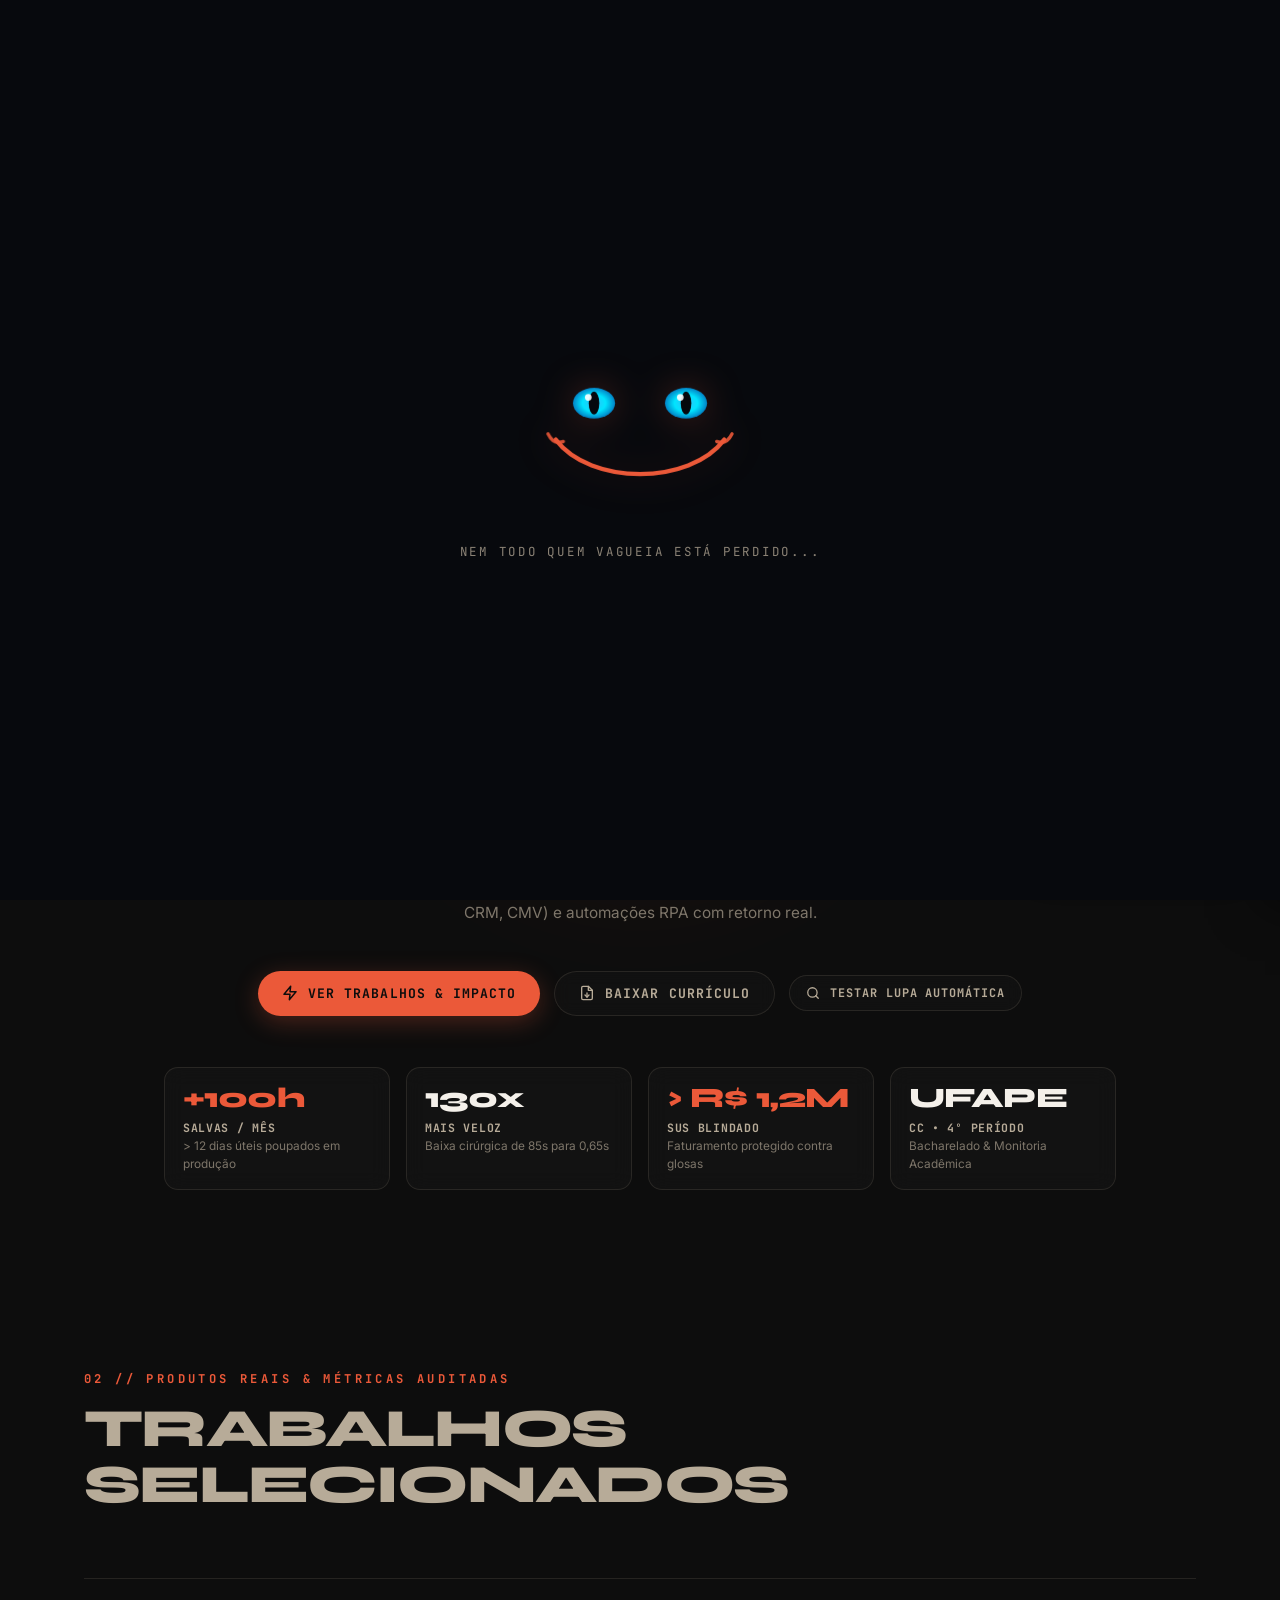
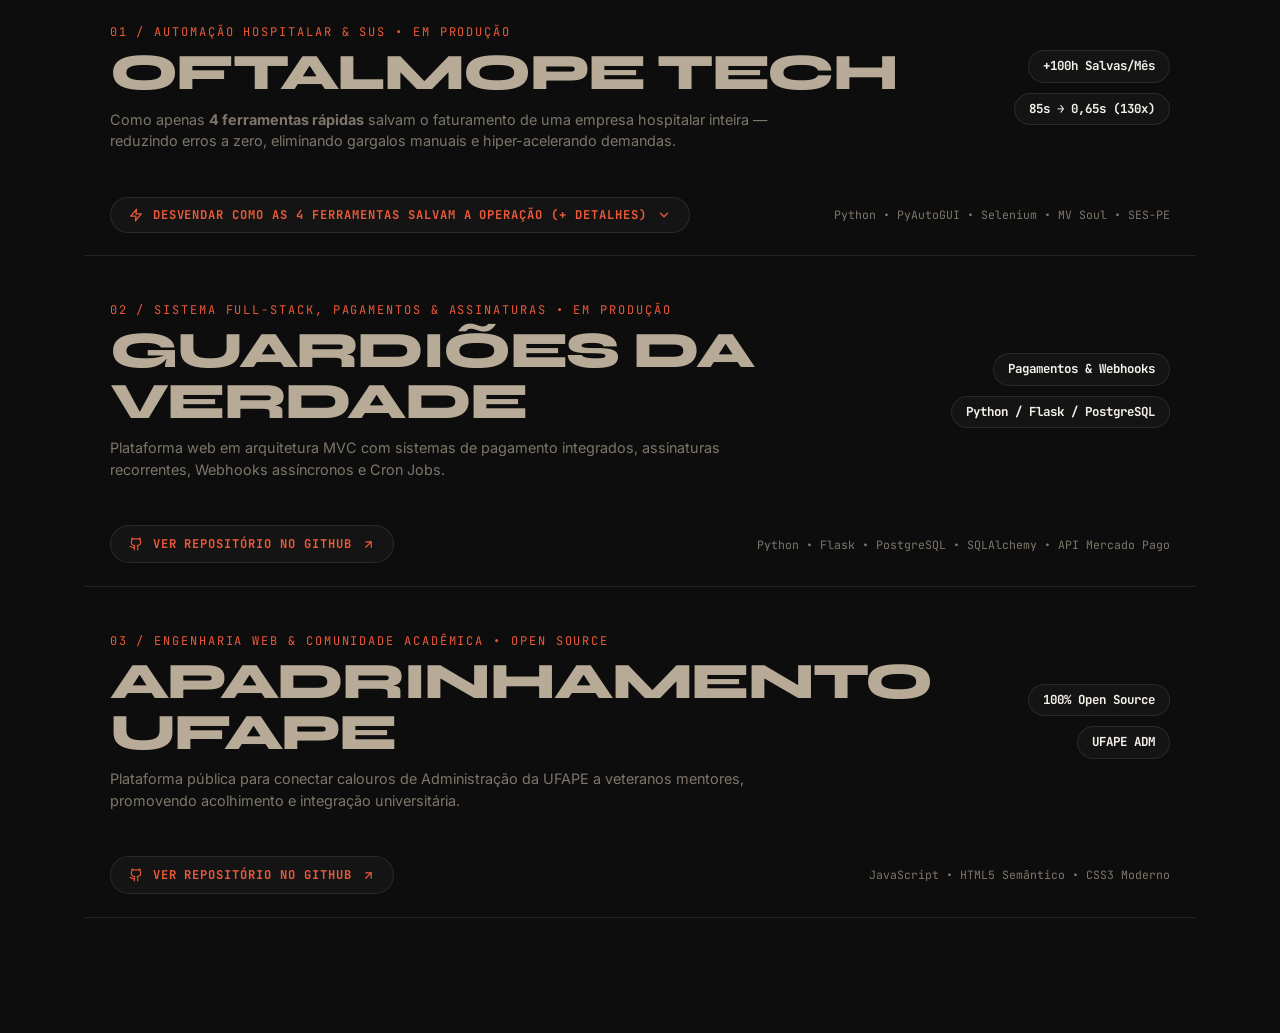
<file: index.html>
<!DOCTYPE html>
<html lang="pt-BR" data-theme="dark" data-palette="PAL-01">
<head>
  <meta charset="UTF-8">
  <meta name="viewport" content="width=device-width, initial-scale=1.0">
  <title>Kauã Vinicius • Desenvolvedor de Software • Sistemas Corporativos • Engenharia RPA</title>

  <!-- Fontes: Syne (Monumental Display), Inter (UI/Editorial), JetBrains Mono (Tech/HUD) -->
  <link rel="preconnect" href="https://fonts.googleapis.com">
  <link rel="preconnect" href="https://fonts.gstatic.com" crossorigin>
  <link href="https://fonts.googleapis.com/css2?family=Inter:wght@300;400;500;600;700;800;900&family=JetBrains+Mono:wght@400;600;700;800&family=Syne:wght@700;800&display=swap" rel="stylesheet">

  <!-- Arquitetura CSS Modular -->
  <link rel="stylesheet" href="css/variables.css">
  <link rel="stylesheet" href="css/base.css">
  <link rel="stylesheet" href="css/components.css">
  <link rel="stylesheet" href="css/lab-theme-panel.css">
  <link rel="stylesheet" href="css/sections/hero.css">
  <link rel="stylesheet" href="css/sections/cases.css">
</head>
<body data-cases-layout="CASE-01">

  <!-- ====================================================================
       1. PRELOADER DO GATO RISONHO (CHESHIRE AMIGÁVEL + LEVITAÇÃO SUAVE)
       ==================================================================== -->
  <div class="cheshire-preloader" id="cheshirePreloader" title="Clique para avançar">
    <div class="cheshire-loader-stage">
      <svg class="cheshire-loader-svg" viewBox="0 0 240 150" xmlns="http://www.w3.org/2000/svg">
        <defs>
          <radialGradient id="eyeTurquoise" cx="50%" cy="50%" r="50%">
            <stop offset="0%" stop-color="#38bdf8" />
            <stop offset="55%" stop-color="#00e5ff" />
            <stop offset="100%" stop-color="#0284c7" />
          </radialGradient>
        </defs>

        <!-- Olho Esquerdo Amigável -->
        <g class="cheshire-eye left" style="transform-origin: 72px 48px;">
          <ellipse cx="72" cy="48" rx="22" ry="16" fill="url(#eyeTurquoise)" />
          <ellipse cx="72" cy="48" rx="5.5" ry="12" fill="#05080d" />
          <circle cx="66" cy="42" r="3.5" fill="#ffffff" opacity="0.9" />
        </g>

        <!-- Olho Direito Amigável -->
        <g class="cheshire-eye right" style="transform-origin: 168px 48px;">
          <ellipse cx="168" cy="48" rx="22" ry="16" fill="url(#eyeTurquoise)" />
          <ellipse cx="168" cy="48" rx="5.5" ry="12" fill="#05080d" />
          <circle cx="162" cy="42" r="3.5" fill="#ffffff" opacity="0.9" />
        </g>

        <!-- Sorriso Largo, Suave e Carismático que se Abre Devagar -->
        <path class="cheshire-smile-path" d="M 32 86 C 68 134, 172 134, 208 86" />
        <path class="cheshire-smile-dimple" d="M 24 80 Q 30 92 40 88" />
        <path class="cheshire-smile-dimple" d="M 216 80 Q 210 92 200 88" />
      </svg>
    </div>
    <div class="preloader-caption">Nem todo quem vagueia está perdido...</div>
  </div>

  <!-- ====================================================================
       2. BOLINHA PERSEGUIDORA DO MOUSE (FÍSICA LERP 60FPS)
       ==================================================================== -->
  <div class="cursor-follower-ball" id="cursorBall"></div>

  <!-- ====================================================================
       3. MOLDURA HUD FIXA NOS 4 CANTOS (INSPIRADA EM MINHPHAM.DESIGN)
       ==================================================================== -->
  <div class="hud-frame">
    <div class="hud-row-top">
      <!-- Canto Superior Esquerdo: Emblema do Gato Minimalista -->
      <div class="hud-brand" id="cheshireBrandBtn" title="Clique para ver o sorriso do Cheshire">
        <div class="cat-emblem-circle">
          <svg class="cat-emblem-svg" viewBox="0 0 36 36" fill="currentColor">
            <path d="M9 28 L11 11 L15.5 16.5 L20.5 16.5 L25 11 L27 28 Z" />
            <circle cx="15" cy="21" r="1.4" fill="var(--bg-color)" />
            <circle cx="21" cy="21" r="1.4" fill="var(--bg-color)" />
            <path d="M13.5 24.2 Q18 27 22.5 24.2" fill="none" stroke="var(--bg-color)" stroke-width="1.5" stroke-linecap="round" />
          </svg>
        </div>
        <span class="hud-brand-label">Kauã Vinicius • Cheshire</span>
      </div>

      <!-- Canto Superior Direito: Menu Vertical Minimalista -->
      <nav class="hud-nav" aria-label="Navegação Principal">
        <a href="#hero" class="hud-nav-link active">Início</a>
        <a href="#cases" class="hud-nav-link">Trabalhos</a>
        <a href="#curriculo" class="hud-nav-link" data-action="open-resume">Currículo</a>
        <a href="#lab" class="hud-nav-link" id="hudOpenLab">Design Lab</a>
      </nav>
    </div>

    <div class="hud-row-bottom">
      <!-- Canto Inferior Esquerdo: Ícones Sociais Empilhados (Zero Emojis) -->
      <div class="hud-socials">
        <a href="https://github.com/KauaVDSB" target="_blank" rel="noopener noreferrer" class="hud-social-btn" title="GitHub">
          <svg viewBox="0 0 24 24" fill="none" stroke="currentColor" stroke-width="2" stroke-linecap="round" stroke-linejoin="round"><path d="M15 22v-4a4.8 4.8 0 0 0-1-3.5c3 0 6-2 6-5.5.08-1.25-.27-2.48-1-3.5.28-1.15.28-2.35 0-3.5 0 0-1 0-3 1.5-2.64-.5-5.36-.5-8 0C6 2 5 2 5 2c-.3 1.15-.3 2.35 0 3.5A5.403 5.403 0 0 0 4 9c0 3.5 3 5.5 6 5.5-.39.49-.68 1.05-.85 1.65-.17.6-.22 1.23-.15 1.85v4"/><path d="M9 18c-4.51 2-5-2-7-2"/></svg>
        </a>
        <a href="https://www.linkedin.com/in/kaua-vinicius-dos-santos-barbosa" target="_blank" rel="noopener noreferrer" class="hud-social-btn" title="LinkedIn">
          <svg viewBox="0 0 24 24" fill="none" stroke="currentColor" stroke-width="2" stroke-linecap="round" stroke-linejoin="round"><path d="M16 8a6 6 0 0 1 6 6v7h-4v-7a2 2 0 0 0-2-2 2 2 0 0 0-2 2v7h-4v-7a6 6 0 0 1 6-6z"/><rect width="4" height="12" x="2" y="9"/><circle cx="4" cy="4" r="2"/></svg>
        </a>
        <a href="mailto:kauavdsb.jobs@gmail.com" class="hud-social-btn" title="E-mail">
          <svg viewBox="0 0 24 24" fill="none" stroke="currentColor" stroke-width="2" stroke-linecap="round" stroke-linejoin="round"><rect width="20" height="16" x="2" y="4" rx="2"/><path d="m22 7-8.97 5.7a1.94 1.94 0 0 1-2.06 0L2 7"/></svg>
        </a>
        <button class="hud-social-btn" data-action="open-resume" title="Baixar Currículo PDF">
          <svg viewBox="0 0 24 24" fill="none" stroke="currentColor" stroke-width="2" stroke-linecap="round" stroke-linejoin="round"><path d="M14 2H6a2 2 0 0 0-2 2v16a2 2 0 0 0 2 2h12a2 2 0 0 0 2-2V8z"/><polyline points="14 2 14 8 20 8"/><line x1="16" y1="13" x2="8" y2="13"/><line x1="16" y1="17" x2="8" y2="17"/></svg>
        </button>
      </div>

      <div></div>
    </div>
  </div>

  <!-- ====================================================================
       CONTEÚDO PRINCIPAL
       ==================================================================== -->
  <main>

    <!-- ==================================================================
         SEÇÃO 1: HERO MONUMENTAL (ESTILO MINH PHAM + LUPA REVELADORA)
         ================================================================== -->
    <section class="hero-section" id="hero">
      <div class="hero-ambient-glow"></div>

      <div class="container hero-stage-wrapper">

        <div style="margin-bottom: 1rem;">
          <span class="lupa-hint-pill">
            <span class="lupa-hint-dot"></span>
            Passe o mouse (ou toque) nas letras para revelar os segredos com a Lupa
          </span>
        </div>

        <!-- PALCO DE LUPA 1: TÍTULO MONUMENTAL CENTRAL -->
        <div class="mask-reveal-container hero-mask-box">
          <div class="public-layer">
            <span class="hero-eyebrow">K A U Ã &nbsp; V I N I C I U S</span>
            <h1 class="hero-monumental-title" id="heroPublicTitle">
              <span>CRIANDO</span>
              <span><span class="line-accent">SISTEMAS</span></span>
              <span><span class="line-accent">REAIS</span></span>
              <span>COM IMPACTO</span>
              <span>REAL</span>
            </h1>
          </div>

          <div class="secret-mask-layer" aria-hidden="true">
            <span class="hero-eyebrow">A L T E R &nbsp; E G O &nbsp; C H E S H I R E</span>
            <div class="hero-monumental-title" id="heroSecretTitle">
              <span>ACHANDO</span>
              <span>ATALHOS</span>
              <span>ONDE SÓ</span>
              <span>VIAM O</span>
              <span>CAOS</span>
            </div>
          </div>
        </div>

        <!-- PALCO DE LUPA 2: BIO CONCISA -->
        <div class="mask-reveal-container hero-bio-mask-box">
          <div class="public-layer">
            <p class="hero-bio-text">
              Estudante de <strong>Ciência da Computação (4º período) na UFAPE</strong>, Monitor Acadêmico e Técnico em Desenvolvimento de Sistemas. Desenvolvo sistemas corporativos (ERP, CRM, CMV) e automações RPA com retorno real.
            </p>
          </div>
          <div class="secret-mask-layer" aria-hidden="true" style="padding: 1rem 1.5rem;">
            <p class="hero-bio-text" style="font-weight: 700;">
              Dos primeiros bots no Discord às esteiras hospitalares no SUS: descubro padrões do zero, transformo tropeços em impulso e resolvo o impossível com um sorriso no rosto.
            </p>
          </div>
        </div>

        <!-- CTAs Principais com Ícones SVG Profissionais -->
        <div class="hero-actions-bar">
          <a href="#cases" class="btn btn-primary">
            <svg width="16" height="16" viewBox="0 0 24 24" fill="none" stroke="currentColor" stroke-width="2.2" stroke-linecap="round" stroke-linejoin="round"><polygon points="13 2 3 14 12 14 11 22 21 10 12 10 13 2"/></svg>
            <span>Ver Trabalhos & Impacto</span>
          </a>
          <button class="btn btn-outline" data-action="open-resume">
            <svg width="16" height="16" viewBox="0 0 24 24" fill="none" stroke="currentColor" stroke-width="2" stroke-linecap="round" stroke-linejoin="round"><path d="M14 2H6a2 2 0 0 0-2 2v16a2 2 0 0 0 2 2h12a2 2 0 0 0 2-2V8z"/><polyline points="14 2 14 8 20 8"/><line x1="12" y1="18" x2="12" y2="12"/><polyline points="9 15 12 18 15 15"/></svg>
            <span>Baixar Currículo</span>
          </button>
          <button class="btn btn-outline btn-sm" id="toggleLupaDemoBtn" title="Faz a lupa passear automaticamente pelo título">
            <svg width="14" height="14" viewBox="0 0 24 24" fill="none" stroke="currentColor" stroke-width="2.2" stroke-linecap="round" stroke-linejoin="round"><circle cx="11" cy="11" r="8"/><line x1="21" y1="21" x2="16.65" y2="16.65"/></svg>
            <span>Testar Lupa Automática</span>
          </button>
        </div>

        <!-- Pílulas Flutuantes -->
        <div class="hero-floating-pills">
          <div class="floating-stat-pill">
            <div class="f-stat-num accent">+100h</div>
            <div class="f-stat-label">Salvas / Mês</div>
            <div class="f-stat-sub">> 12 dias úteis poupados em produção</div>
          </div>

          <div class="floating-stat-pill">
            <div class="f-stat-num">130x</div>
            <div class="f-stat-label">Mais Veloz</div>
            <div class="f-stat-sub">Baixa cirúrgica de 85s para 0,65s</div>
          </div>

          <div class="floating-stat-pill">
            <div class="f-stat-num accent">> R$ 1,2M</div>
            <div class="f-stat-label">SUS Blindado</div>
            <div class="f-stat-sub">Faturamento protegido contra glosas</div>
          </div>

          <div class="floating-stat-pill">
            <div class="f-stat-num">UFAPE</div>
            <div class="f-stat-label">CC • 4º Período</div>
            <div class="f-stat-sub">Bacharelado & Monitoria Acadêmica</div>
          </div>
        </div>

      </div>
    </section>

    <!-- ==================================================================
         SEÇÃO 2: CASES DE IMPACTO REAL (DUAL VIEW: CASE-01 & CASE-02)
         ================================================================== -->
    <section class="cases-section" id="cases">
      <div class="container">

        <div class="cases-header-wrap">
          <span class="cases-eyebrow">02 // PRODUTOS REAIS & MÉTRICAS AUDITADAS</span>
          <h2 class="cases-main-heading">Trabalhos Selecionados</h2>
        </div>

        <!-- ==============================================================
             OPÇÃO CASE-01: LISTA EDITORIAL INTERATIVA (ESTILO MINH PHAM)
             ============================================================== -->
        <div class="cases-view-editorial">

          <!-- CASE 1: OFTALMOPE TECH -->
          <article class="editorial-case-item">
            <div class="mask-reveal-container">
              <div class="public-layer editorial-case-row">
                <div class="editorial-case-left">
                  <span class="editorial-case-index">01 / AUTOMAÇÃO HOSPITALAR & SUS • EM PRODUÇÃO</span>
                  <h3 class="editorial-case-title">OFTALMOPE TECH</h3>
                  <p class="editorial-case-Pitch">
                    Como apenas <strong>4 ferramentas rápidas</strong> salvam o faturamento de uma empresa hospitalar inteira — reduzindo erros a zero, eliminando gargalos manuais e hiper-acelerando demandas.
                  </p>
                </div>
                <div class="editorial-case-right">
                  <span class="editorial-metric-pill">+100h Salvas/Mês</span>
                  <span class="editorial-metric-pill">85s → 0,65s (130x)</span>
                </div>
              </div>

              <div class="secret-mask-layer" aria-hidden="true">
                <div class="editorial-case-row">
                  <div class="editorial-case-left">
                    <span class="editorial-case-index">SEGREDO DE BASTIDOR // ROI AUDITADO EM PRODUÇÃO</span>
                    <h3 class="editorial-case-title">4 ROBÔS + SENTINEL HUB</h3>
                    <p class="editorial-case-Pitch" style="font-weight: 700;">
                      +R$ 2.501/mês de ROI direto em folha • > R$ 1,2 Milhão/mês blindados no SUS • Gestão de Licenciamento & 100% LGPD Local.
                    </p>
                  </div>
                  <div class="editorial-case-right">
                    <span class="editorial-metric-pill" style="border-color: currentColor;">Zero Glosas</span>
                    <span class="editorial-metric-pill" style="border-color: currentColor;">5.771 Guias/Mês</span>
                  </div>
                </div>
              </div>
            </div>

            <div class="editorial-actions-strip">
              <button class="oftalmo-expand-trigger" data-toggle-oftalmo="oftalmoDrawerEditorial">
                <svg width="14" height="14" viewBox="0 0 24 24" fill="none" stroke="currentColor" stroke-width="2.2" stroke-linecap="round" stroke-linejoin="round"><polygon points="13 2 3 14 12 14 11 22 21 10 12 10 13 2"/></svg>
                <span>Desvendar como as 4 ferramentas salvam a operação (+ Detalhes)</span>
                <svg class="chevron" width="14" height="14" viewBox="0 0 24 24" fill="none" stroke="currentColor" stroke-width="2.2" stroke-linecap="round" stroke-linejoin="round"><polyline points="6 9 12 15 18 9"/></svg>
              </button>
              <span style="font-family: var(--font-mono); font-size: 0.72rem; color: var(--text-muted);">
                Python • PyAutoGUI • Selenium • MV Soul • SES-PE
              </span>
            </div>

            <div class="oftalmo-drawer" id="oftalmoDrawerEditorial">
              <div class="oftalmo-drawer-inner">
                <p class="oftalmo-story-lead">
                  <strong>O Diagnóstico & A Virada:</strong> Antes, mais de 5.770 procedimentos mensais exigiam digitação braçal repetitiva entre o sistema MV Soul e os portais da SES-PE (85 segundos por cirurgia). Desenvolvi a suíte <strong>OftalmoPE Tech (4 ferramentas + painel de governança Sentinel Hub)</strong>:
                </p>
                <div class="oftalmo-4tools-grid">
                  <div class="mini-tool-card">
                    <div class="mini-tool-top">
                      <span class="mini-tool-name">1. FinalizaMV</span>
                      <span class="mini-tool-speed">0,65s / cirurgia</span>
                    </div>
                    <p class="mini-tool-desc">1.440 cirurgias/mês. Reduziu a baixa cirúrgica no MV Soul de 85s para menos de 1s (130x mais veloz).</p>
                  </div>

                  <div class="mini-tool-card">
                    <div class="mini-tool-top">
                      <span class="mini-tool-name">2. SolicitaAPAC</span>
                      <span class="mini-tool-speed">1,10s / laudo</span>
                    </div>
                    <p class="mini-tool-desc">1.315 laudos/mês. Emissão integrada à SES-PE (72x mais rápida) com validação automática contra glosas.</p>
                  </div>

                  <div class="mini-tool-card">
                    <div class="mini-tool-top">
                      <span class="mini-tool-name">3. SolicitaMV</span>
                      <span class="mini-tool-speed">Lote Automático</span>
                    </div>
                    <p class="mini-tool-desc">1.666 solicitações/mês. Abertura prévia de guias ambulatoriais sem digitação individual.</p>
                  </div>

                  <div class="mini-tool-card">
                    <div class="mini-tool-top">
                      <span class="mini-tool-name">4. OpenLEA + Sentinel</span>
                      <span class="mini-tool-speed">Licenças & LGPD</span>
                    </div>
                    <p class="mini-tool-desc">1.350 exames/mês assistidos + <strong>Sentinel Hub</strong> (gestão de licenciamento de softwares, auditoria local e Zero PII em nuvem).</p>
                  </div>
                </div>
              </div>
            </div>
          </article>

          <!-- CASE 2: GUARDIÕES DA VERDADE -->
          <article class="editorial-case-item">
            <div class="mask-reveal-container">
              <div class="public-layer editorial-case-row">
                <div class="editorial-case-left">
                  <span class="editorial-case-index">02 / SISTEMA FULL-STACK, PAGAMENTOS & ASSINATURAS • EM PRODUÇÃO</span>
                  <h3 class="editorial-case-title">GUARDIÕES DA VERDADE</h3>
                  <p class="editorial-case-Pitch">
                    Plataforma web em arquitetura MVC com sistemas de pagamento integrados, assinaturas recorrentes, Webhooks assíncronos e Cron Jobs.
                  </p>
                </div>
                <div class="editorial-case-right">
                  <span class="editorial-metric-pill">Pagamentos & Webhooks</span>
                  <span class="editorial-metric-pill">Python / Flask / PostgreSQL</span>
                </div>
              </div>

              <div class="secret-mask-layer" aria-hidden="true">
                <div class="editorial-case-row">
                  <div class="editorial-case-left">
                    <span class="editorial-case-index">ENGENHARIA FINANCEIRA // INTEGRAÇÃO MERCADO PAGO</span>
                    <h3 class="editorial-case-title">TRANSAÇÕES & SEGURANÇA</h3>
                    <p class="editorial-case-Pitch" style="font-weight: 700;">
                      Validação criptográfica rigorosa de tokens nos payloads financeiros, prevenindo requisições forjadas e automatizando conciliações.
                    </p>
                  </div>
                  <div class="editorial-case-right">
                    <span class="editorial-metric-pill" style="border-color: currentColor;">Cron Jobs Ativos</span>
                  </div>
                </div>
              </div>
            </div>

            <div class="editorial-actions-strip">
              <a href="https://github.com/oMatheus13/guardioesverdade" target="_blank" rel="noopener noreferrer" class="oftalmo-expand-trigger">
                <svg width="14" height="14" viewBox="0 0 24 24" fill="none" stroke="currentColor" stroke-width="2" stroke-linecap="round" stroke-linejoin="round"><path d="M15 22v-4a4.8 4.8 0 0 0-1-3.5c3 0 6-2 6-5.5.08-1.25-.27-2.48-1-3.5.28-1.15.28-2.35 0-3.5 0 0-1 0-3 1.5-2.64-.5-5.36-.5-8 0C6 2 5 2 5 2c-.3 1.15-.3 2.35 0 3.5A5.403 5.403 0 0 0 4 9c0 3.5 3 5.5 6 5.5-.39.49-.68 1.05-.85 1.65-.17.6-.22 1.23-.15 1.85v4"/><path d="M9 18c-4.51 2-5-2-7-2"/></svg>
                <span>Ver Repositório no GitHub</span>
                <svg width="13" height="13" viewBox="0 0 24 24" fill="none" stroke="currentColor" stroke-width="2.2" stroke-linecap="round" stroke-linejoin="round"><line x1="7" y1="17" x2="17" y2="7"/><polyline points="7 7 17 7 17 17"/></svg>
              </a>
              <span style="font-family: var(--font-mono); font-size: 0.72rem; color: var(--text-muted);">
                Python • Flask • PostgreSQL • SQLAlchemy • API Mercado Pago
              </span>
            </div>
          </article>

          <!-- CASE 3: SISTEMA DE APADRINHAMENTO UFAPE ADM -->
          <article class="editorial-case-item">
            <div class="mask-reveal-container">
              <div class="public-layer editorial-case-row">
                <div class="editorial-case-left">
                  <span class="editorial-case-index">03 / ENGENHARIA WEB & COMUNIDADE ACADÊMICA • OPEN SOURCE</span>
                  <h3 class="editorial-case-title">APADRINHAMENTO UFAPE</h3>
                  <p class="editorial-case-Pitch">
                    Plataforma pública para conectar calouros de Administração da UFAPE a veteranos mentores, promovendo acolhimento e integração universitária.
                  </p>
                </div>
                <div class="editorial-case-right">
                  <span class="editorial-metric-pill">100% Open Source</span>
                  <span class="editorial-metric-pill">UFAPE ADM</span>
                </div>
              </div>

              <div class="secret-mask-layer" aria-hidden="true">
                <div class="editorial-case-row">
                  <div class="editorial-case-left">
                    <span class="editorial-case-index">IMPACTO SOCIAL // UNIVERSIDADE FEDERAL DO AGRESTE DE PERNAMBUCO</span>
                    <h3 class="editorial-case-title">CONEXÃO HUMANA VIA CÓDIGO</h3>
                    <p class="editorial-case-Pitch" style="font-weight: 700;">
                      Arquitetura web responsiva e pareamento inteligente para ninguém caminhar sozinho no início da jornada universitária.
                    </p>
                  </div>
                  <div class="editorial-case-right">
                    <span class="editorial-metric-pill" style="border-color: currentColor;">GitHub Público</span>
                  </div>
                </div>
              </div>
            </div>

            <div class="editorial-actions-strip">
              <a href="https://github.com/KauaVDSB/sistema-apadrinhamento-ufape-adm" target="_blank" rel="noopener noreferrer" class="oftalmo-expand-trigger">
                <svg width="14" height="14" viewBox="0 0 24 24" fill="none" stroke="currentColor" stroke-width="2" stroke-linecap="round" stroke-linejoin="round"><path d="M15 22v-4a4.8 4.8 0 0 0-1-3.5c3 0 6-2 6-5.5.08-1.25-.27-2.48-1-3.5.28-1.15.28-2.35 0-3.5 0 0-1 0-3 1.5-2.64-.5-5.36-.5-8 0C6 2 5 2 5 2c-.3 1.15-.3 2.35 0 3.5A5.403 5.403 0 0 0 4 9c0 3.5 3 5.5 6 5.5-.39.49-.68 1.05-.85 1.65-.17.6-.22 1.23-.15 1.85v4"/><path d="M9 18c-4.51 2-5-2-7-2"/></svg>
                <span>Ver Repositório no GitHub</span>
                <svg width="13" height="13" viewBox="0 0 24 24" fill="none" stroke="currentColor" stroke-width="2.2" stroke-linecap="round" stroke-linejoin="round"><line x1="7" y1="17" x2="17" y2="7"/><polyline points="7 7 17 7 17 17"/></svg>
              </a>
              <span style="font-family: var(--font-mono); font-size: 0.72rem; color: var(--text-muted);">
                JavaScript • HTML5 Semântico • CSS3 Moderno
              </span>
            </div>
          </article>

        </div>

        <!-- ==============================================================
             OPÇÃO CASE-02: BENTO GRID MISTERIOSO FLUTUANTE (ALTERNÁVEL NO LAB)
             ============================================================== -->
        <div class="cases-view-bento">

          <!-- Bento 1: OftalmoPE -->
          <article class="bento-case-card floating-element">
            <div class="mask-reveal-container" style="padding: 0.5rem; border-radius: var(--radius-md);">
              <div class="public-layer">
                <span class="editorial-case-index">01 / AUTOMAÇÃO HOSPITALAR & SUS</span>
                <h3 class="editorial-case-title" style="margin: 8px 0;">OFTALMOPE TECH</h3>
                <p class="editorial-case-Pitch">
                  Apenas <strong>4 ferramentas rápidas</strong> que salvam o faturamento hospitalar: reduzindo o tempo cirúrgico no MV de 85s para 0,65s, devolvendo +100h úteis/mês e blindando > R$ 1,2M no SUS.
                </p>
              </div>
              <div class="secret-mask-layer" aria-hidden="true" style="padding: 1rem;">
                <span class="editorial-case-index">IMPACTO AUDITADO</span>
                <h3 class="editorial-case-title" style="margin: 8px 0;">130X MAIS VELOZ • ZERO GLOSAS</h3>
                <p class="editorial-case-Pitch" style="font-weight: 700;">
                  Economia direta de folha + governança local Sentinel Hub (licenciamento de softwares e 100% LGPD local).
                </p>
              </div>
            </div>

            <div style="margin-top: 1.2rem;">
              <button class="oftalmo-expand-trigger" data-toggle-oftalmo="oftalmoDrawerBento">
                <svg width="14" height="14" viewBox="0 0 24 24" fill="none" stroke="currentColor" stroke-width="2.2" stroke-linecap="round" stroke-linejoin="round"><polygon points="13 2 3 14 12 14 11 22 21 10 12 10 13 2"/></svg>
                <span>Ver as 4 Ferramentas em Detalhes</span>
                <svg class="chevron" width="14" height="14" viewBox="0 0 24 24" fill="none" stroke="currentColor" stroke-width="2.2" stroke-linecap="round" stroke-linejoin="round"><polyline points="6 9 12 15 18 9"/></svg>
              </button>
            </div>

            <div class="oftalmo-drawer" id="oftalmoDrawerBento" style="padding-left: 0; padding-right: 0;">
              <div class="oftalmo-drawer-inner" style="margin-top: 1rem;">
                <div class="oftalmo-4tools-grid">
                  <div class="mini-tool-card">
                    <div class="mini-tool-top"><span class="mini-tool-name">FinalizaMV</span><span class="mini-tool-speed">0,65s</span></div>
                    <p class="mini-tool-desc">1.440 cirurgias/mês encerradas em menos de 1 segundo.</p>
                  </div>
                  <div class="mini-tool-card">
                    <div class="mini-tool-top"><span class="mini-tool-name">SolicitaAPAC</span><span class="mini-tool-speed">1,10s</span></div>
                    <p class="mini-tool-desc">1.315 laudos/mês validados contra glosas na SES-PE.</p>
                  </div>
                  <div class="mini-tool-card">
                    <div class="mini-tool-top"><span class="mini-tool-name">SolicitaMV</span><span class="mini-tool-speed">Lote</span></div>
                    <p class="mini-tool-desc">1.666 solicitações/mês abertas automaticamente.</p>
                  </div>
                  <div class="mini-tool-card">
                    <div class="mini-tool-top"><span class="mini-tool-name">OpenLEA + Sentinel</span><span class="mini-tool-speed">LGPD</span></div>
                    <p class="mini-tool-desc">1.350 exames/mês + gestão de licenciamento e auditoria local.</p>
                  </div>
                </div>
              </div>
            </div>
          </article>

          <!-- Bento 2: Guardiões da Verdade -->
          <article class="bento-case-card half floating-element-delayed">
            <span class="editorial-case-index">02 / FULL-STACK & PAGAMENTOS</span>
            <h3 class="editorial-case-title" style="font-size: 1.9rem; margin: 10px 0;">GUARDIÕES DA VERDADE</h3>
            <p class="editorial-case-Pitch" style="margin-bottom: 1.4rem;">
              Plataforma web em produção com pagamentos integrados, assinaturas, Webhooks assíncronos e Cron Jobs.
            </p>
            <a href="https://github.com/oMatheus13/guardioesverdade" target="_blank" rel="noopener noreferrer" class="oftalmo-expand-trigger">
              <svg width="14" height="14" viewBox="0 0 24 24" fill="none" stroke="currentColor" stroke-width="2" stroke-linecap="round" stroke-linejoin="round"><path d="M15 22v-4a4.8 4.8 0 0 0-1-3.5c3 0 6-2 6-5.5.08-1.25-.27-2.48-1-3.5.28-1.15.28-2.35 0-3.5 0 0-1 0-3 1.5-2.64-.5-5.36-.5-8 0C6 2 5 2 5 2c-.3 1.15-.3 2.35 0 3.5A5.403 5.403 0 0 0 4 9c0 3.5 3 5.5 6 5.5-.39.49-.68 1.05-.85 1.65-.17.6-.22 1.23-.15 1.85v4"/><path d="M9 18c-4.51 2-5-2-7-2"/></svg>
              <span>Repositório GitHub</span>
            </a>
          </article>

          <!-- Bento 3: UFAPE -->
          <article class="bento-case-card half floating-element">
            <span class="editorial-case-index">03 / OPEN SOURCE • UFAPE</span>
            <h3 class="editorial-case-title" style="font-size: 1.9rem; margin: 10px 0;">APADRINHAMENTO UFAPE ADM</h3>
            <p class="editorial-case-Pitch" style="margin-bottom: 1.4rem;">
              Sistema público que conecta calouros do curso de Administração da UFAPE a mentores veteranos.
            </p>
            <a href="https://github.com/KauaVDSB/sistema-apadrinhamento-ufape-adm" target="_blank" rel="noopener noreferrer" class="oftalmo-expand-trigger">
              <svg width="14" height="14" viewBox="0 0 24 24" fill="none" stroke="currentColor" stroke-width="2" stroke-linecap="round" stroke-linejoin="round"><path d="M15 22v-4a4.8 4.8 0 0 0-1-3.5c3 0 6-2 6-5.5.08-1.25-.27-2.48-1-3.5.28-1.15.28-2.35 0-3.5 0 0-1 0-3 1.5-2.64-.5-5.36-.5-8 0C6 2 5 2 5 2c-.3 1.15-.3 2.35 0 3.5A5.403 5.403 0 0 0 4 9c0 3.5 3 5.5 6 5.5-.39.49-.68 1.05-.85 1.65-.17.6-.22 1.23-.15 1.85v4"/><path d="M9 18c-4.51 2-5-2-7-2"/></svg>
              <span>Repositório GitHub</span>
            </a>
          </article>

        </div>

      </div>
    </section>

  </main>

  <!-- ====================================================================
       PAINEL FLUTUANTE DE EDIÇÃO AO VIVO (COM IDS E ZERO EMOJIS)
       ==================================================================== -->
  <button class="lab-floating-trigger" id="labTrigger" title="Atalho: Tecla D ou L">
    <svg viewBox="0 0 24 24">
      <path d="M4 10c2 4 6 7 8 7s6-3 8-7"/>
      <circle cx="8" cy="7" r="1.5" fill="currentColor"/>
      <circle cx="16" cy="7" r="1.5" fill="currentColor"/>
    </svg>
    <span>Lab de Opções (D)</span>
  </button>

  <div class="lab-drawer-overlay" id="labOverlay"></div>

  <aside class="lab-drawer" id="labDrawer">
    <header class="lab-header">
      <div>
        <h3 class="lab-title">Painel de Decisão Ao Vivo</h3>
        <div class="lab-subtitle">Teste cada ID na tela e me envie seus favoritos</div>
      </div>
      <button class="lab-close-btn" id="labCloseBtn" title="Fechar (ESC)">
        <svg width="14" height="14" viewBox="0 0 24 24" fill="none" stroke="currentColor" stroke-width="2.2" stroke-linecap="round" stroke-linejoin="round"><line x1="18" y1="6" x2="6" y2="18"/><line x1="6" y1="6" x2="18" y2="18"/></svg>
      </button>
    </header>

    <div class="lab-active-ids-bar">
      <span class="lab-ids-code" id="activeIdsCode">PAL-01 | DARK | TXT-01 | CASE-01 | PART-01 | LUPA-MD</span>
      <button class="lab-copy-ids-btn" id="copyActiveIdsBtn">Copiar IDs</button>
    </div>

    <div class="lab-body">

      <div>
        <div class="lab-group-title">
          <span>1. Loader do Gato Risonho (LOADER-01)</span>
        </div>
        <button class="btn btn-primary" id="replayLoaderBtn" style="width: 100%; padding: 11px;">
          <svg width="14" height="14" viewBox="0 0 24 24" fill="none" stroke="currentColor" stroke-width="2.2" stroke-linecap="round" stroke-linejoin="round"><polygon points="5 3 19 12 5 21 5 3"/></svg>
          <span>Reproduzir Sorriso & Levitação Agora</span>
        </button>
      </div>

      <div>
        <div class="lab-group-title">
          <span>2. Paleta de Cores (ID: PAL)</span>
        </div>
        <div class="lab-options-grid">
          <button class="lab-option-btn active" data-lab-palette="PAL-01">
            <span class="opt-id-tag">PAL-01</span>
            <div class="opt-text-wrap">
              <span class="opt-title">Minh Pham Signature</span>
              <span class="opt-desc">Preto #0D0D0D, Creme #B7AB98 e Laranja #EB5939</span>
            </div>
            <div class="palette-dots">
              <span class="p-dot" style="background:#0d0d0d"></span>
              <span class="p-dot" style="background:#b7ab98"></span>
              <span class="p-dot" style="background:#eb5939"></span>
            </div>
          </button>

          <button class="lab-option-btn" data-lab-palette="PAL-02">
            <span class="opt-id-tag">PAL-02</span>
            <div class="opt-text-wrap">
              <span class="opt-title">Cheshire Bioluminescente</span>
              <span class="opt-desc">Breu Noturno, Turquesa #00E5FF e Roxo Místico</span>
            </div>
            <div class="palette-dots">
              <span class="p-dot" style="background:#070a10"></span>
              <span class="p-dot" style="background:#00e5ff"></span>
              <span class="p-dot" style="background:#a855f7"></span>
            </div>
          </button>

          <button class="lab-option-btn" data-lab-palette="PAL-03">
            <span class="opt-id-tag">PAL-03</span>
            <div class="opt-text-wrap">
              <span class="opt-title">Editorial #F0EDE8 & Roxo/Laranja</span>
              <span class="opt-desc">Areia #F0EDE8, Ônix, Roxo #9333EA e Laranja</span>
            </div>
            <div class="palette-dots">
              <span class="p-dot" style="background:#f0ede8"></span>
              <span class="p-dot" style="background:#9333ea"></span>
              <span class="p-dot" style="background:#f97316"></span>
            </div>
          </button>

          <button class="lab-option-btn" data-lab-palette="PAL-04">
            <span class="opt-id-tag">PAL-04</span>
            <div class="opt-text-wrap">
              <span class="opt-title">Healthtech Emerald & Azul</span>
              <span class="opt-desc">Obsidiana, Esmeralda #10B981 e Azul Cobalto</span>
            </div>
            <div class="palette-dots">
              <span class="p-dot" style="background:#060f14"></span>
              <span class="p-dot" style="background:#10b981"></span>
              <span class="p-dot" style="background:#0ea5e9"></span>
            </div>
          </button>
        </div>
      </div>

      <div>
        <div class="lab-group-title">
          <span>3. Modo de Luz</span>
        </div>
        <div class="lab-segmented-row">
          <button class="lab-seg-btn active" data-lab-mode="dark">ESCURO (DARK)</button>
          <button class="lab-seg-btn" data-lab-mode="light">CLARO (#F0EDE8)</button>
          <button class="lab-seg-btn" data-lab-mode="system">SISTEMA</button>
        </div>
      </div>

      <div>
        <div class="lab-group-title">
          <span>4. Frase Visível vs Segredo da Lupa (ID: TXT)</span>
        </div>
        <div class="lab-options-grid">
          <button class="lab-option-btn active" data-lab-txt="TXT-01">
            <span class="opt-id-tag">TXT-01</span>
            <div class="opt-text-wrap">
              <span class="opt-title">Sistemas Reais → Atalhos no Caos</span>
              <span class="opt-desc">Lupa: "ACHANDO ATALHOS ONDE SÓ VIAM O CAOS"</span>
            </div>
          </button>

          <button class="lab-option-btn" data-lab-txt="TXT-02">
            <span class="opt-id-tag">TXT-02</span>
            <div class="opt-text-wrap">
              <span class="opt-title">Engenharia Sóbria → Gato Risonho</span>
              <span class="opt-desc">Lupa: "UM GATO RISONHO HACKEANDO TODA A OPERAÇÃO"</span>
            </div>
          </button>

          <button class="lab-option-btn" data-lab-txt="TXT-03">
            <span class="opt-id-tag">TXT-03</span>
            <div class="opt-text-wrap">
              <span class="opt-title">Horas em Segundos → Adeus 2010</span>
              <span class="opt-desc">Lupa: "PORQUE DIGITAÇÃO BRAÇAL FICOU EM 2010"</span>
            </div>
          </button>

          <button class="lab-option-btn" data-lab-txt="TXT-04">
            <span class="opt-id-tag">TXT-04</span>
            <div class="opt-text-wrap">
              <span class="opt-title">Ciência da Computação → Cheshire</span>
              <span class="opt-desc">Lupa: "NEM TODO QUEM VAGUEIA ESTÁ PERDIDO"</span>
            </div>
          </button>
        </div>
      </div>

      <div>
        <div class="lab-group-title">
          <span>5. Estilo dos Cases (ID: CASE)</span>
        </div>
        <div class="lab-options-grid">
          <button class="lab-option-btn active" data-lab-case="CASE-01">
            <span class="opt-id-tag">CASE-01</span>
            <div class="opt-text-wrap">
              <span class="opt-title">Lista Editorial Minh Pham + Acordeão</span>
              <span class="opt-desc">Tipografia monumental com revelação por lupa</span>
            </div>
          </button>

          <button class="lab-option-btn" data-lab-case="CASE-02">
            <span class="opt-id-tag">CASE-02</span>
            <div class="opt-text-wrap">
              <span class="opt-title">Bento Cards Flutuantes 3D</span>
              <span class="opt-desc">Cards em levitação contínua + gaveta expansível</span>
            </div>
          </button>
        </div>
      </div>

      <div>
        <div class="lab-group-title">
          <span>6. Partículas Flutuantes (ID: PART)</span>
        </div>
        <div class="lab-segmented-row">
          <button class="lab-seg-btn active" data-lab-part="PART-01">PART-01 Orbes</button>
          <button class="lab-seg-btn" data-lab-part="PART-02">PART-02 Rede</button>
          <button class="lab-seg-btn" data-lab-part="PART-03">PART-03 Off</button>
        </div>
      </div>

      <div>
        <div class="lab-group-title">
          <span>7. Diâmetro da Lupa (ID: LUPA)</span>
        </div>
        <div class="lab-segmented-row">
          <button class="lab-seg-btn" data-lab-lupa="LUPA-SM">LUPA-SM</button>
          <button class="lab-seg-btn active" data-lab-lupa="LUPA-MD">LUPA-MD</button>
          <button class="lab-seg-btn" data-lab-lupa="LUPA-LG">LUPA-LG</button>
        </div>
      </div>

      <div>
        <div class="lab-group-title">
          <span>8. Ajuste Livre de Cores</span>
        </div>
        <div class="lab-picker-grid">
          <label class="lab-picker-box">
            <span>Fundo</span>
            <input type="color" id="labBgColor" value="#0d0d0d">
          </label>
          <label class="lab-picker-box">
            <span>Lupa / Destaque</span>
            <input type="color" id="labAccentColor" value="#eb5939">
          </label>
        </div>
      </div>

    </div>

    <footer class="lab-footer">
      <button class="btn btn-outline btn-sm" id="labResetBtn" style="width: 100%;">
        Restaurar Padrão Recomendado
      </button>
    </footer>
  </aside>

  <!-- ====================================================================
       MODAL DE VISUALIZAÇÃO & DOWNLOAD DO CURRÍCULO (ZERO EMOJIS)
       ==================================================================== -->
  <div class="modal-overlay" id="resumeModal">
    <div class="modal-content">
      <header class="modal-header">
        <div>
          <h3 style="font-family: var(--font-display); font-size: 1.15rem; color: var(--text-bright);">Currículo • Kauã Vinicius</h3>
          <span style="font-size: 0.76rem; color: var(--text-muted);">Desenvolvedor de Software • Sistemas Corporativos • Engenharia RPA</span>
        </div>
        <div style="display: flex; gap: 8px;">
          <a href="/cv.html" target="_blank" class="btn btn-primary btn-sm">
            <svg width="14" height="14" viewBox="0 0 24 24" fill="none" stroke="currentColor" stroke-width="2" stroke-linecap="round" stroke-linejoin="round"><polyline points="6 9 6 2 18 2 18 9"/><path d="M6 18H4a2 2 0 0 1-2-2v-5a2 2 0 0 1 2-2h16a2 2 0 0 1 2 2v5a2 2 0 0 1-2 2h-2"/><rect x="6" y="14" width="12" height="8"/></svg>
            <span>Abrir PDF / A4</span>
          </a>
          <button class="modal-close-btn" id="closeResumeModal">
            <svg width="14" height="14" viewBox="0 0 24 24" fill="none" stroke="currentColor" stroke-width="2.2" stroke-linecap="round" stroke-linejoin="round"><line x1="18" y1="6" x2="6" y2="18"/><line x1="6" y1="6" x2="18" y2="18"/></svg>
          </button>
        </div>
      </header>

      <div class="modal-body">
        <div style="border-bottom: 1px solid var(--border-color); padding-bottom: 14px; margin-bottom: 16px;">
          <h2 style="font-size: 1.3rem; color: var(--text-bright); margin-bottom: 4px;">Kauã Vinicius dos Santos Barbosa</h2>
          <p style="font-size: 0.88rem; color: var(--accent-color); font-weight: 700;">Desenvolvedor de Software • Sistemas Corporativos • Engenharia RPA</p>
          <p style="font-size: 0.8rem; color: var(--text-muted); margin-top: 4px;">
            Garanhuns, PE • (87) 98116-0119 • kauavdsb.jobs@gmail.com •
            <a href="https://www.linkedin.com/in/kaua-vinicius-dos-santos-barbosa" target="_blank" style="text-decoration: underline;">LinkedIn</a>
          </p>
        </div>

        <div style="margin-bottom: 16px;">
          <h4 style="font-family: var(--font-mono); font-size: 0.82rem; color: var(--text-bright); margin-bottom: 8px; text-transform: uppercase;">Experiência & Sistemas em Produção</h4>
          <ul style="font-size: 0.86rem; color: var(--text-main); line-height: 1.65; list-style: disc; padding-left: 20px;">
            <li><strong>OftalmoPE Tech (4 ferramentas + painel de governança):</strong> Resgatando +100h úteis/mês, reduzindo o tempo de baixa cirúrgica em 130x (0,65s) e blindando milhões de reais por mês no faturamento SUS.</li>
            <li><strong>Sentinel Hub:</strong> Governança técnica, <strong>gerenciamento de licenciamento de softwares</strong> e conformidade LGPD 100% local (Zero PII em nuvem).</li>
            <li><strong><a href="https://github.com/oMatheus13/guardioesverdade" target="_blank" style="text-decoration: underline;">Guardiões da Verdade</a>:</strong> Plataforma em produção com <strong>pagamentos integrados, assinaturas, Webhooks e Cron Jobs</strong>.</li>
          </ul>
        </div>

        <div style="margin-bottom: 16px;">
          <h4 style="font-family: var(--font-mono); font-size: 0.82rem; color: var(--text-bright); margin-bottom: 8px; text-transform: uppercase;">Formação (2025 – 2029) & Monitorias</h4>
          <ul style="font-size: 0.86rem; color: var(--text-main); line-height: 1.65; list-style: disc; padding-left: 20px;">
            <li><strong>Bacharelado em Ciência da Computação (UFAPE • 2025 – 2029):</strong> 4º período atual • Monitor Acadêmico desde o 2º período.</li>
            <li><strong>Técnico em Desenvolvimento de Sistemas (ETE-AVS • 2022 – 2024):</strong> Ex-Monitor de Matemática e pesquisador em 2 projetos simultâneos da FACEPE.</li>
          </ul>
        </div>

        <div style="text-align: center; margin-top: 22px;">
          <a href="/cv.html" target="_blank" class="btn btn-primary">
            <svg width="16" height="16" viewBox="0 0 24 24" fill="none" stroke="currentColor" stroke-width="2" stroke-linecap="round" stroke-linejoin="round"><path d="M14 2H6a2 2 0 0 0-2 2v16a2 2 0 0 0 2 2h12a2 2 0 0 0 2-2V8z"/><polyline points="14 2 14 8 20 8"/></svg>
            <span>Abrir Currículo Formatado em 1 Página A4</span>
          </a>
        </div>
      </div>
    </div>
  </div>

  <!-- Orquestrador Modular ES Modules -->
  <script type="module" src="js/main.js"></script>
</body>
</html>
</file>
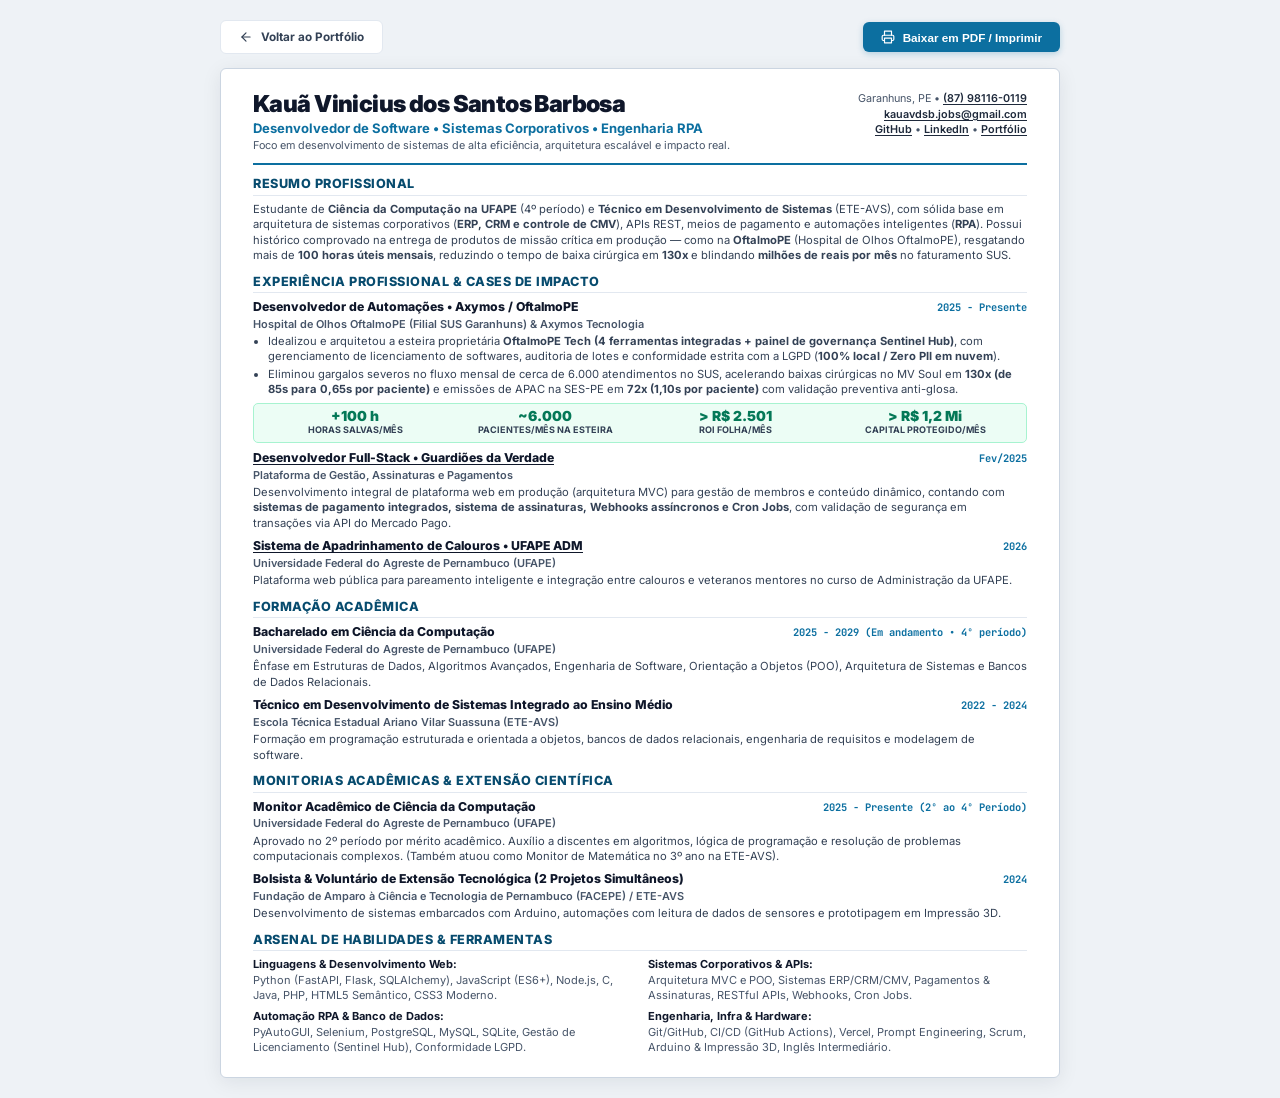
<file: cv.html>
<!DOCTYPE html>
<html lang="pt-BR">
<head>
  <meta charset="UTF-8">
  <meta name="viewport" content="width=device-width, initial-scale=1.0">
  <title>Currículo • Kauã Vinicius dos Santos Barbosa</title>
  <link rel="preconnect" href="https://fonts.googleapis.com">
  <link rel="preconnect" href="https://fonts.gstatic.com" crossorigin>
  <link href="https://fonts.googleapis.com/css2?family=Inter:wght@400;500;600;700;800;900&family=JetBrains+Mono:wght@500;700&display=swap" rel="stylesheet">
  <style>
    :root {
      --primary: #0c6fa0;
      --primary-dark: #074b6e;
      --slate-900: #0f172a;
      --slate-800: #1e293b;
      --slate-700: #334155;
      --slate-600: #475569;
      --slate-500: #64748b;
      --slate-200: #e2e8f0;
      --slate-100: #f1f5f9;
      --slate-50: #f8fafc;
      --gain-green: #047857;
      --gain-green-bg: #ecfdf5;
      --border-color: #cbd5e1;
    }

    * {
      box-sizing: border-box;
      margin: 0;
      padding: 0;
      -webkit-print-color-adjust: exact !important;
      print-color-adjust: exact !important;
    }

    body {
      font-family: 'Inter', -apple-system, BlinkMacSystemFont, "Segoe UI", Roboto, sans-serif;
      color: var(--slate-800);
      background-color: #eef2f6;
      line-height: 1.38;
      font-size: 9pt;
      padding: 20px;
    }

    .cv-actions-bar {
      max-width: 840px;
      margin: 0 auto 14px auto;
      display: flex;
      justify-content: space-between;
      align-items: center;
    }

    .btn-action {
      display: inline-flex;
      align-items: center;
      gap: 8px;
      background: var(--primary);
      color: #ffffff;
      padding: 8px 18px;
      border-radius: 6px;
      font-weight: 700;
      font-size: 8.8pt;
      text-decoration: none;
      border: none;
      cursor: pointer;
      box-shadow: 0 2px 6px rgba(12, 111, 160, 0.25);
      transition: filter 0.2s;
    }

    .btn-action:hover {
      filter: brightness(1.08);
    }

    .btn-action.secondary {
      background: #ffffff;
      color: var(--slate-700);
      border: 1px solid var(--slate-200);
      box-shadow: none;
    }

    .icon-svg {
      width: 14px;
      height: 14px;
      stroke: currentColor;
      fill: none;
      stroke-width: 2;
      stroke-linecap: round;
      stroke-linejoin: round;
      flex-shrink: 0;
    }

    .cv-container {
      width: 100%;
      max-width: 840px;
      margin: 0 auto;
      background: #ffffff;
      border-radius: 6px;
      box-shadow: 0 4px 20px rgba(15, 23, 42, 0.08);
      border: 1px solid var(--border-color);
      padding: 22px 32px;
    }

    /* Cabeçalho do CV */
    .cv-header {
      border-bottom: 2px solid var(--primary);
      padding-bottom: 9px;
      margin-bottom: 10px;
      display: flex;
      justify-content: space-between;
      align-items: flex-start;
    }

    .cv-title-name {
      font-size: 17.5pt;
      font-weight: 900;
      color: var(--slate-900);
      letter-spacing: -0.025em;
      line-height: 1.12;
    }

    .cv-headline {
      font-size: 9.8pt;
      font-weight: 700;
      color: var(--primary);
      margin-top: 2px;
    }

    .cv-subline {
      font-size: 8.1pt;
      color: var(--slate-600);
      margin-top: 2px;
      max-width: 520px;
    }

    .cv-contact-block {
      text-align: right;
      font-size: 8.1pt;
      color: var(--slate-600);
      line-height: 1.45;
    }

    .cv-contact-block a {
      color: var(--slate-800);
      text-decoration: underline;
      text-underline-offset: 2px;
      font-weight: 600;
    }

    .cv-contact-block a:hover {
      color: var(--primary);
    }

    /* Seções */
    .section-title {
      font-size: 9.5pt;
      font-weight: 800;
      color: var(--primary-dark);
      text-transform: uppercase;
      letter-spacing: 0.04em;
      border-bottom: 1px solid var(--slate-200);
      padding-bottom: 2px;
      margin-top: 9px;
      margin-bottom: 6px;
      display: flex;
      align-items: center;
      gap: 6px;
    }

    /* Itens de Experiência e Formação */
    .entry-item {
      margin-bottom: 7px;
    }

    .entry-item:last-child {
      margin-bottom: 0;
    }

    .entry-header {
      display: flex;
      justify-content: space-between;
      align-items: baseline;
      margin-bottom: 1px;
    }

    .entry-role {
      font-size: 9.2pt;
      font-weight: 800;
      color: var(--slate-900);
    }

    .entry-role a {
      color: inherit;
      text-decoration: underline;
      text-underline-offset: 2px;
    }

    .entry-date {
      font-size: 7.8pt;
      font-weight: 700;
      font-family: 'JetBrains Mono', monospace;
      color: var(--primary);
    }

    .entry-org {
      font-size: 8.2pt;
      font-weight: 600;
      color: var(--slate-600);
      margin-bottom: 2px;
    }

    .entry-details {
      font-size: 8.4pt;
      color: var(--slate-700);
      line-height: 1.38;
    }

    .entry-details a {
      color: var(--slate-800);
      text-decoration: underline;
      text-underline-offset: 2px;
      font-weight: 600;
    }

    .entry-details ul {
      list-style-type: disc;
      padding-left: 15px;
      margin-top: 2px;
    }

    .entry-details li {
      margin-bottom: 2px;
    }

    /* Callout de Métricas / Big Numbers */
    .metrics-highlight-strip {
      background: var(--gain-green-bg);
      border: 1px solid #a7f3d0;
      border-radius: 5px;
      padding: 5px 10px;
      margin: 5px 0 2px 0;
      display: grid;
      grid-template-columns: repeat(4, 1fr);
      gap: 8px;
      text-align: center;
    }

    .metric-col .val {
      font-size: 10.4pt;
      font-weight: 900;
      color: var(--gain-green);
      line-height: 1.05;
    }

    .metric-col .lbl {
      font-size: 6.8pt;
      font-weight: 700;
      color: var(--slate-700);
      text-transform: uppercase;
      margin-top: 1px;
    }

    /* Competências em Grid */
    .skills-cv-grid {
      display: grid;
      grid-template-columns: 1fr 1fr;
      gap: 6px 16px;
      font-size: 8.3pt;
      line-height: 1.35;
    }

    .skill-cv-block strong {
      display: block;
      color: var(--slate-900);
      margin-bottom: 1px;
    }

    .skill-cv-block span {
      color: var(--slate-600);
    }

    @media print {
      html, body {
        background: #ffffff;
        padding: 0;
        margin: 0;
      }
      .cv-actions-bar {
        display: none !important;
      }
      .cv-container {
        border: none !important;
        box-shadow: none !important;
        padding: 6.5mm 11mm !important;
        max-width: 100% !important;
        width: 100% !important;
        margin: 0 !important;
      }
      @page {
        size: A4 portrait;
        margin: 0;
      }
    }
  </style>
</head>
<body>

  <div class="cv-actions-bar">
    <a href="/" class="btn-action secondary">
      <svg class="icon-svg" viewBox="0 0 24 24"><line x1="19" y1="12" x2="5" y2="12"/><polyline points="12 19 5 12 12 5"/></svg>
      <span>Voltar ao Portfólio</span>
    </a>
    <button onclick="window.print()" class="btn-action">
      <svg class="icon-svg" viewBox="0 0 24 24"><polyline points="6 9 6 2 18 2 18 9"/><path d="M6 18H4a2 2 0 0 1-2-2v-5a2 2 0 0 1 2-2h16a2 2 0 0 1 2 2v5a2 2 0 0 1-2 2h-2"/><rect x="6" y="14" width="12" height="8"/></svg>
      <span>Baixar em PDF / Imprimir</span>
    </button>
  </div>

  <main class="cv-container">

    <!-- CABEÇALHO -->
    <header class="cv-header">
      <div>
        <h1 class="cv-title-name">Kauã Vinicius dos Santos Barbosa</h1>
        <div class="cv-headline">Desenvolvedor de Software • Sistemas Corporativos • Engenharia RPA</div>
        <div class="cv-subline">
          Foco em desenvolvimento de sistemas de alta eficiência, arquitetura escalável e impacto real.
        </div>
      </div>
      <div class="cv-contact-block">
        <div>Garanhuns, PE • <a href="https://wa.me/5587981160119" target="_blank">(87) 98116-0119</a></div>
        <div><a href="mailto:kauavdsb.jobs@gmail.com">kauavdsb.jobs@gmail.com</a></div>
        <div>
          <a href="https://github.com/KauaVDSB" target="_blank">GitHub</a> •
          <a href="https://www.linkedin.com/in/kaua-vinicius-dos-santos-barbosa" target="_blank">LinkedIn</a> •
          <a href="https://www.axymos.com.br/kauavinicius" target="_blank">Portfólio</a>
        </div>
      </div>
    </header>

    <!-- RESUMO PROFISSIONAL -->
    <section>
      <div class="section-title">Resumo Profissional</div>
      <p class="entry-details">
        Estudante de <strong>Ciência da Computação na UFAPE</strong> (4º período) e <strong>Técnico em Desenvolvimento de Sistemas</strong> (ETE-AVS), com sólida base em arquitetura de sistemas corporativos (<strong>ERP, CRM e controle de CMV</strong>), APIs REST, meios de pagamento e automações inteligentes (<strong>RPA</strong>). Possui histórico comprovado na entrega de produtos de missão crítica em produção — como na <strong>OftalmoPE</strong> (Hospital de Olhos OftalmoPE), resgatando mais de <strong>100 horas úteis mensais</strong>, reduzindo o tempo de baixa cirúrgica em <strong>130x</strong> e blindando <strong>milhões de reais por mês</strong> no faturamento SUS.
      </p>
    </section>

    <!-- EXPERIÊNCIA PROFISSIONAL & CASES -->
    <section>
      <div class="section-title">Experiência Profissional & Cases de Impacto</div>

      <div class="entry-item">
        <div class="entry-header">
          <div class="entry-role">Desenvolvedor de Automações • Axymos / OftalmoPE</div>
          <div class="entry-date">2025 - Presente</div>
        </div>
        <div class="entry-org">Hospital de Olhos OftalmoPE (Filial SUS Garanhuns) & Axymos Tecnologia</div>
        <div class="entry-details">
          <ul>
            <li>Idealizou e arquitetou a esteira proprietária <strong>OftalmoPE Tech (4 ferramentas integradas + painel de governança Sentinel Hub)</strong>, com gerenciamento de licenciamento de softwares, auditoria de lotes e conformidade estrita com a LGPD (<strong>100% local / Zero PII em nuvem</strong>).</li>
            <li>Eliminou gargalos severos no fluxo mensal de cerca de 6.000 atendimentos no SUS, acelerando baixas cirúrgicas no MV Soul em <strong>130x (de 85s para 0,65s por paciente)</strong> e emissões de APAC na SES-PE em <strong>72x (1,10s por paciente)</strong> com validação preventiva anti-glosa.</li>
          </ul>
        </div>

        <div class="metrics-highlight-strip">
          <div class="metric-col">
            <div class="val">+100 h</div>
            <div class="lbl">Horas Salvas/Mês</div>
          </div>
          <div class="metric-col">
            <div class="val">~6.000</div>
            <div class="lbl">Pacientes/Mês na Esteira</div>
          </div>
          <div class="metric-col">
            <div class="val">> R$ 2.501</div>
            <div class="lbl">ROI Folha/Mês</div>
          </div>
          <div class="metric-col">
            <div class="val">> R$ 1,2 Mi</div>
            <div class="lbl">Capital Protegido/Mês</div>
          </div>
        </div>
      </div>

      <div class="entry-item">
        <div class="entry-header">
          <div class="entry-role">
            <a href="https://github.com/oMatheus13/guardioesverdade" target="_blank">Desenvolvedor Full-Stack • Guardiões da Verdade</a>
          </div>
          <div class="entry-date">Fev/2025</div>
        </div>
        <div class="entry-org">Plataforma de Gestão, Assinaturas e Pagamentos</div>
        <div class="entry-details">
          Desenvolvimento integral de plataforma web em produção (arquitetura MVC) para gestão de membros e conteúdo dinâmico, contando com <strong>sistemas de pagamento integrados, sistema de assinaturas, Webhooks assíncronos e Cron Jobs</strong>, com validação de segurança em transações via API do Mercado Pago.
        </div>
      </div>

      <div class="entry-item">
        <div class="entry-header">
          <div class="entry-role">
            <a href="https://github.com/KauaVDSB/sistema-apadrinhamento-ufape-adm" target="_blank">Sistema de Apadrinhamento de Calouros • UFAPE ADM</a>
          </div>
          <div class="entry-date">2026</div>
        </div>
        <div class="entry-org">Universidade Federal do Agreste de Pernambuco (UFAPE)</div>
        <div class="entry-details">
          Plataforma web pública para pareamento inteligente e integração entre calouros e veteranos mentores no curso de Administração da UFAPE.
        </div>
      </div>
    </section>

    <!-- FORMAÇÃO ACADÊMICA (ANTES DE MONITORIAS) -->
    <section>
      <div class="section-title">Formação Acadêmica</div>

      <div class="entry-item">
        <div class="entry-header">
          <div class="entry-role">Bacharelado em Ciência da Computação</div>
          <div class="entry-date">2025 - 2029 (Em andamento • 4º período)</div>
        </div>
        <div class="entry-org">Universidade Federal do Agreste de Pernambuco (UFAPE)</div>
        <div class="entry-details">
          Ênfase em Estruturas de Dados, Algoritmos Avançados, Engenharia de Software, Orientação a Objetos (POO), Arquitetura de Sistemas e Bancos de Dados Relacionais.
        </div>
      </div>

      <div class="entry-item">
        <div class="entry-header">
          <div class="entry-role">Técnico em Desenvolvimento de Sistemas Integrado ao Ensino Médio</div>
          <div class="entry-date">2022 - 2024</div>
        </div>
        <div class="entry-org">Escola Técnica Estadual Ariano Vilar Suassuna (ETE-AVS)</div>
        <div class="entry-details">
          Formação em programação estruturada e orientada a objetos, bancos de dados relacionais, engenharia de requisitos e modelagem de software.
        </div>
      </div>
    </section>

    <!-- MONITORIAS & PROJETOS ACADÊMICOS -->
    <section>
      <div class="section-title">Monitorias Acadêmicas & Extensão Científica</div>

      <div class="entry-item">
        <div class="entry-header">
          <div class="entry-role">Monitor Acadêmico de Ciência da Computação</div>
          <div class="entry-date">2025 - Presente (2º ao 4º Período)</div>
        </div>
        <div class="entry-org">Universidade Federal do Agreste de Pernambuco (UFAPE)</div>
        <div class="entry-details">
          Aprovado no 2º período por mérito acadêmico. Auxílio a discentes em algoritmos, lógica de programação e resolução de problemas computacionais complexos. (Também atuou como Monitor de Matemática no 3º ano na ETE-AVS).
        </div>
      </div>

      <div class="entry-item">
        <div class="entry-header">
          <div class="entry-role">Bolsista & Voluntário de Extensão Tecnológica (2 Projetos Simultâneos)</div>
          <div class="entry-date">2024</div>
        </div>
        <div class="entry-org">Fundação de Amparo à Ciência e Tecnologia de Pernambuco (FACEPE) / ETE-AVS</div>
        <div class="entry-details">
          Desenvolvimento de sistemas embarcados com Arduino, automações com leitura de dados de sensores e prototipagem em Impressão 3D.
        </div>
      </div>
    </section>

    <!-- COMPETÊNCIAS -->
    <section>
      <div class="section-title">Arsenal de Habilidades & Ferramentas</div>

      <div class="skills-cv-grid">
        <div class="skill-cv-block">
          <strong>Linguagens & Desenvolvimento Web:</strong>
          <span>Python (FastAPI, Flask, SQLAlchemy), JavaScript (ES6+), Node.js, C, Java, PHP, HTML5 Semântico, CSS3 Moderno.</span>
        </div>
        <div class="skill-cv-block">
          <strong>Sistemas Corporativos & APIs:</strong>
          <span>Arquitetura MVC e POO, Sistemas ERP/CRM/CMV, Pagamentos & Assinaturas, RESTful APIs, Webhooks, Cron Jobs.</span>
        </div>
        <div class="skill-cv-block">
          <strong>Automação RPA & Banco de Dados:</strong>
          <span>PyAutoGUI, Selenium, PostgreSQL, MySQL, SQLite, Gestão de Licenciamento (Sentinel Hub), Conformidade LGPD.</span>
        </div>
        <div class="skill-cv-block">
          <strong>Engenharia, Infra & Hardware:</strong>
          <span>Git/GitHub, CI/CD (GitHub Actions), Vercel, Prompt Engineering, Scrum, Arduino & Impressão 3D, Inglês Intermediário.</span>
        </div>
      </div>
    </section>

  </main>

</body>
</html>
</file>
<file: css/variables.css>
/* ==========================================================================
   DESIGN TOKENS & CSS VARIABLES (MINH PHAM CONTRAST & CHESHIRE EDITION)
   Paletas de Alto Contraste, Variáveis da Lupa Reveladora e Modos
   ========================================================================== */

:root {
  /* Tipografia */
  --font-sans: 'Inter', -apple-system, BlinkMacSystemFont, 'Segoe UI', Roboto, sans-serif;
  --font-display: 'Syne', 'Inter', -apple-system, BlinkMacSystemFont, sans-serif;
  --font-mono: 'JetBrains Mono', monospace;

  /* Curvas de Animação e Física */
  --ease-out-expo: cubic-bezier(0.16, 1, 0.3, 1);
  --ease-in-out: cubic-bezier(0.65, 0, 0.35, 1);
  --ease-float: cubic-bezier(0.45, 0, 0.55, 1);
  --transition-fast: 0.2s var(--ease-out-expo);
  --transition-base: 0.4s var(--ease-out-expo);
  --transition-slow: 0.7s var(--ease-out-expo);

  /* Coordenadas Globais do Cursor / Lupa (atualizadas via JS a 60fps) */
  --cursor-x: 50vw;
  --cursor-y: 50vh;
  --mask-size: 0px;
  --lupa-radius: 320px;
  --dot-size: 18px;

  /* Dimensões */
  --container-max: 1240px;
  --radius-sm: 8px;
  --radius-md: 14px;
  --radius-lg: 22px;
  --radius-full: 9999px;

  /* ========================================================================
     PAL-01: MINH PHAM SIGNATURE (DEFAULT)
     Preto profundo (#0d0d0d), Creme quente (#b7ab98) e Laranja Coral (#eb5939)
     ======================================================================== */
  --bg-color: #0d0d0d;
  --surface-color: #161616;
  --surface-elevated: #1f1f1f;
  --border-color: rgba(183, 171, 152, 0.14);
  --text-main: #b7ab98;
  --text-bright: #f4f0ea;
  --text-muted: #7e766a;
  --accent-color: #eb5939;
  --accent-secondary: #f59e0b;
  --accent-glow: rgba(235, 89, 57, 0.28);
  --mask-bg: #eb5939;
  --mask-text: #0d0d0d;
  --particle-color: #eb5939;
  --particle-sec: #b7ab98;
}

/* ==========================================================================
   PAL-02: CHESHIRE BIOLUMINESCENTE (Inspirado na arte do Gato Risonho)
   Breu Noturno (#070b12), Prata Suave (#d1d9e6), Turquesa (#00e5ff) & Roxo
   ========================================================================== */
[data-palette="PAL-02"] {
  --bg-color: #070a10;
  --surface-color: #0f1522;
  --surface-elevated: #162033;
  --border-color: rgba(0, 229, 255, 0.16);
  --text-main: #c7d2e0;
  --text-bright: #ffffff;
  --text-muted: #6e829c;
  --accent-color: #00e5ff;
  --accent-secondary: #a855f7;
  --accent-glow: rgba(0, 229, 255, 0.28);
  --mask-bg: #00e5ff;
  --mask-text: #06090e;
  --particle-color: #00e5ff;
  --particle-sec: #a855f7;
}

/* ==========================================================================
   PAL-03: EDITORIAL #F0EDE8 & ROXO/LARANJA
   Base Creme Areia (#F0EDE8) ou Escuro Sóbrio, Preto Ônix, Roxo & Laranja
   ========================================================================== */
[data-palette="PAL-03"] {
  --bg-color: #111015;
  --surface-color: #1a1821;
  --surface-elevated: #24212e;
  --border-color: rgba(240, 237, 232, 0.14);
  --text-main: #f0ede8;
  --text-bright: #ffffff;
  --text-muted: #968f87;
  --accent-color: #9333ea;
  --accent-secondary: #f97316;
  --accent-glow: rgba(147, 51, 234, 0.3);
  --mask-bg: #f97316;
  --mask-text: #111015;
  --particle-color: #f97316;
  --particle-sec: #a855f7;
}

/* ==========================================================================
   PAL-04: HEALTHTECH EMERALD & AZUL
   Obsidiana (#061014), Gelo (#d8e6ed), Esmeralda (#10b981) & Azul (#0ea5e9)
   ========================================================================== */
[data-palette="PAL-04"] {
  --bg-color: #060f14;
  --surface-color: #0c1b24;
  --surface-elevated: #132836;
  --border-color: rgba(16, 185, 129, 0.16);
  --text-main: #cbdde6;
  --text-bright: #ffffff;
  --text-muted: #6b8899;
  --accent-color: #10b981;
  --accent-secondary: #0ea5e9;
  --accent-glow: rgba(16, 185, 129, 0.28);
  --mask-bg: #10b981;
  --mask-text: #040b0e;
  --particle-color: #10b981;
  --particle-sec: #38bdf8;
}

/* ==========================================================================
   MODO CLARO (LIGHT MODE) ADAPTADO COM ALTO CONTRASTE EDITORIAL (#F0EDE8)
   ========================================================================== */
[data-theme="light"] {
  --bg-color: #f0ede8;
  --surface-color: #ffffff;
  --surface-elevated: #e6e1da;
  --border-color: rgba(20, 20, 19, 0.12);
  --text-main: #1c1917;
  --text-bright: #000000;
  --text-muted: #68625b;
  --mask-text: #ffffff;
}

[data-theme="light"][data-palette="PAL-01"] {
  --accent-color: #eb5939;
  --mask-bg: #eb5939;
  --mask-text: #0d0d0d;
}

[data-theme="light"][data-palette="PAL-02"] {
  --accent-color: #0284c7;
  --accent-secondary: #7c3aed;
  --mask-bg: #0f172a;
  --mask-text: #00e5ff;
  --particle-color: #0284c7;
  --particle-sec: #7c3aed;
}

[data-theme="light"][data-palette="PAL-03"] {
  --accent-color: #7c3aed;
  --accent-secondary: #ea580c;
  --mask-bg: #7c3aed;
  --mask-text: #f0ede8;
}

[data-theme="light"][data-palette="PAL-04"] {
  --accent-color: #059669;
  --accent-secondary: #0284c7;
  --mask-bg: #059669;
  --mask-text: #ffffff;
}
</file>
<file: css/base.css>
/* ==========================================================================
   BASE, PRELOADER CHESHIRE, CURSOR PERSEGUIDOR & ANIMAÇÕES DE LEVITAÇÃO
   ========================================================================== */

*, *::before, *::after {
  box-sizing: border-box;
  margin: 0;
  padding: 0;
}

html {
  font-size: 16px;
  scroll-behavior: smooth;
  -webkit-text-size-adjust: 100%;
}

body {
  font-family: var(--font-sans);
  background-color: var(--bg-color);
  color: var(--text-main);
  line-height: 1.5;
  min-height: 100vh;
  overflow-x: hidden;
  transition: background-color 0.5s ease, color 0.5s ease;
  position: relative;
  -webkit-font-smoothing: antialiased;
  -moz-osx-font-smoothing: grayscale;
}

/* Vinheta Misteriosa de Profundidade */
body::after {
  content: '';
  position: fixed;
  inset: 0;
  background: radial-gradient(circle at 50% 50%, transparent 55%, rgba(0, 0, 0, 0.45) 100%);
  pointer-events: none;
  z-index: 1;
}

[data-theme="light"] body::after {
  background: radial-gradient(circle at 50% 50%, transparent 65%, rgba(0, 0, 0, 0.08) 100%);
}

/* ==========================================================================
   PRELOADER DO GATO RISONHO (CHESHIRE AMIGÁVEL & LEVITAÇÃO)
   ========================================================================== */
.cheshire-preloader {
  position: fixed;
  inset: 0;
  background-color: #07090d;
  z-index: 9999;
  display: flex;
  flex-direction: column;
  align-items: center;
  justify-content: center;
  transition: clip-path 1.1s cubic-bezier(0.77, 0, 0.175, 1), opacity 0.8s ease, visibility 0.8s ease;
  clip-path: circle(150% at 50% 50%);
}

.cheshire-preloader.loaded {
  clip-path: circle(0% at 50% 50%);
  opacity: 0;
  visibility: hidden;
  pointer-events: none;
}

.cheshire-loader-stage {
  position: relative;
  width: 260px;
  height: 180px;
  display: flex;
  flex-direction: column;
  align-items: center;
  justify-content: center;
  animation: cheshire-levitate-spin 4.2s ease-in-out infinite;
}

@keyframes cheshire-levitate-spin {
  0% {
    transform: translateY(12px) rotate(-5deg) scale(0.94);
  }
  50% {
    transform: translateY(-14px) rotate(5deg) scale(1.04);
  }
  100% {
    transform: translateY(12px) rotate(-5deg) scale(0.94);
  }
}

.cheshire-loader-svg {
  width: 230px;
  height: 150px;
  overflow: visible;
  filter: drop-shadow(0 0 18px var(--accent-glow));
}

/* Olhos Amigáveis e Brilhantes do Gato */
.cheshire-eye {
  opacity: 0;
  transform-origin: center;
  animation: eye-awaken 2.6s cubic-bezier(0.16, 1, 0.3, 1) forwards;
}

.cheshire-eye.right {
  animation-delay: 0.18s;
}

@keyframes eye-awaken {
  0% {
    opacity: 0;
    transform: scaleY(0.05) scaleX(0.8);
  }
  25% {
    opacity: 1;
    transform: scaleY(1) scaleX(1);
  }
  65% {
    transform: scaleY(1) scaleX(1);
  }
  72% {
    /* Piscada amigável */
    transform: scaleY(0.08) scaleX(1.06);
  }
  80%, 100% {
    opacity: 1;
    transform: scaleY(1) scaleX(1);
  }
}

/* Sorriso Amigável que se abre devagar */
.cheshire-smile-path {
  fill: none;
  stroke: var(--accent-color);
  stroke-width: 4.5;
  stroke-linecap: round;
  stroke-dasharray: 320;
  stroke-dashoffset: 320;
  animation: smile-draw-slow 2.2s cubic-bezier(0.22, 1, 0.36, 1) 0.45s forwards;
}

.cheshire-smile-dimple {
  fill: none;
  stroke: var(--accent-color);
  stroke-width: 3.5;
  stroke-linecap: round;
  opacity: 0;
  animation: dimple-appear 0.6s ease 1.9s forwards;
}

@keyframes smile-draw-slow {
  0% {
    stroke-dashoffset: 320;
    opacity: 0.2;
  }
  100% {
    stroke-dashoffset: 0;
    opacity: 1;
  }
}

@keyframes dimple-appear {
  to {
    opacity: 0.9;
  }
}

.preloader-caption {
  margin-top: 24px;
  font-family: var(--font-mono);
  font-size: 0.78rem;
  letter-spacing: 0.22em;
  text-transform: uppercase;
  color: var(--text-main);
  opacity: 0;
  animation: caption-fade 1.2s ease 0.7s forwards;
}

@keyframes caption-fade {
  to {
    opacity: 0.75;
  }
}

/* ==========================================================================
   BOLINHA PERSEGUIDORA DO MOUSE (ESTILO MINH PHAM)
   ========================================================================== */
.cursor-follower-ball {
  position: fixed;
  top: 0;
  left: 0;
  width: var(--dot-size);
  height: var(--dot-size);
  background-color: var(--accent-color);
  border-radius: 50%;
  pointer-events: none;
  z-index: 900;
  transform: translate3d(calc(var(--cursor-x) - 50%), calc(var(--cursor-y) - 50%), 0);
  transition: width 0.35s var(--ease-out-expo), height 0.35s var(--ease-out-expo), opacity 0.25s ease, background-color 0.3s ease;
  box-shadow: 0 0 20px var(--accent-glow);
  will-change: transform, width, height;
}

/* Quando entra numa área de Lupa Reveladora, a bolinha externa some pois o clip-path assume a lupa */
body.is-mask-hovering .cursor-follower-ball {
  width: 0px;
  height: 0px;
  opacity: 0;
}

/* ==========================================================================
   ANIMAÇÕES DE FLUTUAÇÃO / LEVITAÇÃO CONTÍNUA
   ========================================================================== */
@keyframes float-slow {
  0%, 100% {
    transform: translateY(0px) rotate(0deg);
  }
  50% {
    transform: translateY(-9px) rotate(0.6deg);
  }
}

@keyframes float-reverse {
  0%, 100% {
    transform: translateY(0px) rotate(0deg);
  }
  50% {
    transform: translateY(8px) rotate(-0.6deg);
  }
}

.floating-element {
  animation: float-slow 6s var(--ease-float) infinite;
}

.floating-element-delayed {
  animation: float-reverse 7.5s var(--ease-float) infinite;
}

/* Utilitários de Layout */
.container {
  width: 100%;
  max-width: var(--container-max);
  margin: 0 auto;
  padding: 0 clamp(1.5rem, 5vw, 4.5rem);
  position: relative;
  z-index: 5;
}

a {
  color: inherit;
  text-decoration: none;
}

button {
  font-family: inherit;
  cursor: pointer;
  border: none;
  background: none;
}

ul, ol {
  list-style: none;
}

::selection {
  background: var(--accent-color);
  color: var(--mask-text);
}

::-webkit-scrollbar {
  width: 7px;
}
::-webkit-scrollbar-track {
  background: var(--bg-color);
}
::-webkit-scrollbar-thumb {
  background: var(--border-color);
  border-radius: 99px;
}
::-webkit-scrollbar-thumb:hover {
  background: var(--accent-color);
}
</file>
<file: css/components.css>
/* ==========================================================================
   MOLDURA HUD FIXA (MINH PHAM FRAME), LUPA REVELADORA & COMPONENTES
   ========================================================================== */

/* 1. Moldura Fixa nos 4 Cantos (Inspirada em minhpham.design) */
.hud-frame {
  position: fixed;
  inset: 0;
  pointer-events: none;
  z-index: 800;
  padding: clamp(1.2rem, 3vw, 2.6rem);
  display: flex;
  flex-direction: column;
  justify-content: space-between;
}

.hud-row-top,
.hud-row-bottom {
  display: flex;
  justify-content: space-between;
  align-items: flex-start;
  width: 100%;
}

.hud-row-bottom {
  align-items: flex-end;
}

/* Canto Superior Esquerdo: Emblema do Gato Minimalista */
.hud-brand {
  pointer-events: auto;
  display: inline-flex;
  align-items: center;
  gap: 12px;
  cursor: pointer;
}

.cat-emblem-circle {
  width: 46px;
  height: 46px;
  border-radius: 50%;
  background-color: var(--text-main);
  color: var(--bg-color);
  display: flex;
  align-items: center;
  justify-content: center;
  transition: transform 0.45s var(--ease-out-expo), background-color 0.3s ease, box-shadow 0.3s ease;
  box-shadow: 0 4px 20px rgba(0, 0, 0, 0.35);
}

.hud-brand:hover .cat-emblem-circle {
  transform: rotate(-12deg) scale(1.1);
  background-color: var(--accent-color);
  color: var(--mask-text);
  box-shadow: 0 0 25px var(--accent-glow);
}

.cat-emblem-svg {
  width: 28px;
  height: 28px;
}

.hud-brand-label {
  font-family: var(--font-mono);
  font-size: 0.72rem;
  font-weight: 700;
  letter-spacing: 0.18em;
  text-transform: uppercase;
  color: var(--text-muted);
  opacity: 0;
  transform: translateX(-8px);
  transition: all 0.3s ease;
}

.hud-brand:hover .hud-brand-label {
  opacity: 1;
  transform: translateX(0);
}

/* Canto Superior Direito: Navegação Vertical Minimalista */
.hud-nav {
  pointer-events: auto;
  display: flex;
  flex-direction: column;
  align-items: flex-end;
  gap: 6px;
}

.hud-nav-link {
  font-family: var(--font-mono);
  font-size: 0.76rem;
  font-weight: 700;
  letter-spacing: 0.16em;
  text-transform: uppercase;
  color: var(--text-muted);
  padding: 3px 0;
  position: relative;
  transition: color 0.25s ease, transform 0.25s ease;
}

.hud-nav-link:hover,
.hud-nav-link.active {
  color: var(--text-bright);
  transform: translateX(-4px);
}

.hud-nav-link.active::after {
  content: '';
  position: absolute;
  right: -12px;
  top: 50%;
  transform: translateY(-50%);
  width: 5px;
  height: 5px;
  border-radius: 50%;
  background-color: var(--accent-color);
}

/* Canto Inferior Esquerdo: Ícones Sociais Verticais */
.hud-socials {
  pointer-events: auto;
  display: flex;
  flex-direction: column;
  align-items: center;
  gap: 18px;
}

.hud-social-btn {
  color: var(--text-muted);
  width: 34px;
  height: 34px;
  border-radius: 50%;
  display: flex;
  align-items: center;
  justify-content: center;
  transition: all 0.3s var(--ease-out-expo);
  border: 1px solid transparent;
}

.hud-social-btn:hover {
  color: var(--accent-color);
  border-color: var(--border-color);
  background: var(--surface-color);
  transform: translateY(-3px) scale(1.1);
}

.hud-social-btn svg {
  width: 18px;
  height: 18px;
}

/* ==========================================================================
   2. SISTEMA DE LUPA REVELADORA (HOVER MASK REVEAL - ESTILO MINH PHAM)
   ========================================================================== */
.mask-reveal-container {
  position: relative;
  cursor: none;
  user-select: none;
}

.public-layer {
  position: relative;
  z-index: 2;
  width: 100%;
}

.secret-mask-layer {
  position: absolute;
  inset: 0;
  z-index: 3;
  background-color: var(--mask-bg);
  color: var(--mask-text);
  pointer-events: none;
  /* A máscara circular recorta a camada secreta exatamente onde o cursor passa */
  clip-path: circle(var(--local-mask-size, 0px) at var(--local-x, 50%) var(--local-y, 50%));
  transition: background-color 0.3s ease, color 0.3s ease;
  will-change: clip-path;
  display: flex;
  flex-direction: column;
  justify-content: center;
  border-radius: inherit;
}

/* Garante que textos dentro da máscara assumam o alto contraste escuro */
.secret-mask-layer *,
.secret-mask-layer h1,
.secret-mask-layer h2,
.secret-mask-layer h3,
.secret-mask-layer p,
.secret-mask-layer span {
  color: var(--mask-text) !important;
  -webkit-text-fill-color: var(--mask-text) !important;
}

/* Dica de Interação Flutuante (Lupa) */
.lupa-hint-pill {
  display: inline-flex;
  align-items: center;
  gap: 8px;
  font-family: var(--font-mono);
  font-size: 0.73rem;
  letter-spacing: 0.12em;
  text-transform: uppercase;
  color: var(--text-muted);
  border: 1px dashed var(--border-color);
  padding: 6px 14px;
  border-radius: var(--radius-full);
  background: rgba(255, 255, 255, 0.02);
  backdrop-filter: blur(6px);
}

.lupa-hint-dot {
  width: 8px;
  height: 8px;
  border-radius: 50%;
  background: var(--accent-color);
  box-shadow: 0 0 10px var(--accent-color);
  animation: pulse-glow 2s infinite;
}

@keyframes pulse-glow {
  0%, 100% { transform: scale(1); opacity: 1; }
  50% { transform: scale(1.4); opacity: 0.6; }
}

/* ==========================================================================
   3. BOTÕES & CONTROLES ELEGANTES
   ========================================================================== */
.btn {
  display: inline-flex;
  align-items: center;
  justify-content: center;
  gap: 10px;
  font-family: var(--font-mono);
  font-weight: 700;
  font-size: 0.82rem;
  letter-spacing: 0.08em;
  text-transform: uppercase;
  padding: 13px 24px;
  border-radius: var(--radius-full);
  transition: all 0.35s var(--ease-out-expo);
  cursor: pointer;
  position: relative;
  z-index: 10;
}

.btn-primary {
  background: var(--accent-color);
  color: var(--mask-text);
  box-shadow: 0 6px 24px var(--accent-glow);
}

.btn-primary:hover {
  transform: translateY(-3px) scale(1.03);
  box-shadow: 0 12px 32px var(--accent-glow);
}

.btn-outline {
  background: rgba(255, 255, 255, 0.02);
  color: var(--text-main);
  border: 1px solid var(--border-color);
  backdrop-filter: blur(8px);
}

.btn-outline:hover {
  border-color: var(--accent-color);
  color: var(--text-bright);
  transform: translateY(-3px);
}

.btn-sm {
  padding: 9px 16px;
  font-size: 0.74rem;
}

/* ==========================================================================
   4. MODAL DE CURRÍCULO
   ========================================================================== */
.modal-overlay {
  position: fixed;
  inset: 0;
  background: rgba(0, 0, 0, 0.82);
  backdrop-filter: blur(12px);
  z-index: 2500;
  display: flex;
  align-items: center;
  justify-content: center;
  padding: 20px;
  opacity: 0;
  visibility: hidden;
  transition: all 0.35s var(--ease-out-expo);
}

.modal-overlay.active {
  opacity: 1;
  visibility: visible;
}

.modal-content {
  background: var(--surface-color);
  border: 1px solid var(--border-color);
  border-radius: var(--radius-lg);
  max-width: 820px;
  width: 100%;
  max-height: 88vh;
  overflow-y: auto;
  box-shadow: 0 25px 70px rgba(0, 0, 0, 0.75);
  transform: scale(0.94) translateY(20px);
  transition: transform 0.35s var(--ease-out-expo);
}

.modal-overlay.active .modal-content {
  transform: scale(1) translateY(0);
}

.modal-header {
  padding: 20px 28px;
  border-bottom: 1px solid var(--border-color);
  display: flex;
  align-items: center;
  justify-content: space-between;
  position: sticky;
  top: 0;
  background: var(--surface-color);
  z-index: 10;
}

.modal-close-btn {
  width: 36px;
  height: 36px;
  border-radius: 50%;
  border: 1px solid var(--border-color);
  color: var(--text-main);
  display: flex;
  align-items: center;
  justify-content: center;
  transition: all 0.25s ease;
}

.modal-close-btn:hover {
  background: var(--accent-color);
  color: var(--mask-text);
  transform: rotate(90deg);
}

.modal-body {
  padding: 28px;
}

@media (max-width: 768px) {
  .hud-socials {
    display: none;
  }
  .hud-frame {
    padding: 1rem 1.2rem;
  }
}
</file>
<file: css/lab-theme-panel.css>
/* ==========================================================================
   DESIGN & EXPERIMENT LAB (PAINEL COM IDS DE OPÇÕES PARA ESCOLHA RÁPIDA)
   ========================================================================== */

.lab-floating-trigger {
  position: fixed;
  bottom: clamp(1.2rem, 3vw, 2.4rem);
  right: clamp(1.2rem, 3vw, 2.4rem);
  z-index: 1500;
  display: inline-flex;
  align-items: center;
  gap: 10px;
  background: var(--surface-color);
  color: var(--text-bright);
  border: 1.5px solid var(--accent-color);
  padding: 11px 20px;
  border-radius: var(--radius-full);
  box-shadow: 0 8px 30px rgba(0, 0, 0, 0.5), 0 0 20px var(--accent-glow);
  cursor: pointer;
  font-family: var(--font-mono);
  font-weight: 700;
  font-size: 0.78rem;
  letter-spacing: 0.08em;
  text-transform: uppercase;
  transition: all 0.35s var(--ease-out-expo);
  backdrop-filter: blur(12px);
}

.lab-floating-trigger:hover {
  transform: translateY(-3px) scale(1.04);
  background: var(--accent-color);
  color: var(--mask-text);
}

.lab-floating-trigger svg {
  width: 20px;
  height: 20px;
  stroke: currentColor;
  fill: none;
  stroke-width: 2.2;
}

.lab-drawer-overlay {
  position: fixed;
  inset: 0;
  background: rgba(0, 0, 0, 0.55);
  backdrop-filter: blur(5px);
  z-index: 1900;
  opacity: 0;
  visibility: hidden;
  transition: all 0.35s ease;
}

.lab-drawer-overlay.active {
  opacity: 1;
  visibility: visible;
}

.lab-drawer {
  position: fixed;
  top: 0;
  right: 0;
  bottom: 0;
  width: 100%;
  max-width: 420px;
  background: var(--surface-color);
  border-left: 1px solid var(--border-color);
  box-shadow: -15px 0 50px rgba(0, 0, 0, 0.7);
  z-index: 2000;
  display: flex;
  flex-direction: column;
  transform: translateX(100%);
  transition: transform 0.45s var(--ease-out-expo);
}

.lab-drawer.open {
  transform: translateX(0);
}

.lab-header {
  padding: 18px 22px;
  border-bottom: 1px solid var(--border-color);
  display: flex;
  align-items: center;
  justify-content: space-between;
}

.lab-title {
  font-family: var(--font-display);
  font-size: 1.05rem;
  font-weight: 800;
  color: var(--text-bright);
  text-transform: uppercase;
  letter-spacing: 0.04em;
}

.lab-subtitle {
  font-size: 0.74rem;
  color: var(--text-muted);
  margin-top: 2px;
}

.lab-close-btn {
  width: 32px;
  height: 32px;
  border-radius: 50%;
  border: 1px solid var(--border-color);
  color: var(--text-main);
  display: flex;
  align-items: center;
  justify-content: center;
}

.lab-close-btn:hover {
  background: var(--accent-color);
  color: var(--mask-text);
}

/* Barra de IDs Ativos (Para fácil cópia e feedback do Kauã) */
.lab-active-ids-bar {
  background: var(--surface-elevated);
  border-bottom: 1px solid var(--border-color);
  padding: 10px 22px;
  display: flex;
  align-items: center;
  justify-content: space-between;
  gap: 8px;
}

.lab-ids-code {
  font-family: var(--font-mono);
  font-size: 0.72rem;
  font-weight: 700;
  color: var(--accent-color);
  word-break: break-all;
}

.lab-copy-ids-btn {
  font-family: var(--font-mono);
  font-size: 0.68rem;
  font-weight: 700;
  padding: 5px 10px;
  border-radius: 6px;
  background: var(--accent-color);
  color: var(--mask-text);
  white-space: nowrap;
}

.lab-body {
  padding: 20px 22px;
  overflow-y: auto;
  display: flex;
  flex-direction: column;
  gap: 22px;
  flex: 1;
}

.lab-group-title {
  font-family: var(--font-mono);
  font-size: 0.72rem;
  font-weight: 700;
  text-transform: uppercase;
  letter-spacing: 0.12em;
  color: var(--text-muted);
  margin-bottom: 10px;
  display: flex;
  align-items: center;
  justify-content: space-between;
}

.lab-options-grid {
  display: flex;
  flex-direction: column;
  gap: 8px;
}

.lab-option-btn {
  width: 100%;
  text-align: left;
  padding: 11px 14px;
  border-radius: var(--radius-sm);
  border: 1px solid var(--border-color);
  background: var(--surface-elevated);
  color: var(--text-main);
  display: flex;
  align-items: center;
  justify-content: space-between;
  gap: 10px;
  transition: all 0.2s ease;
}

.lab-option-btn:hover {
  border-color: var(--accent-color);
  transform: translateX(3px);
}

.lab-option-btn.active {
  border-color: var(--accent-color);
  box-shadow: 0 0 0 1px var(--accent-color);
  background: rgba(255, 255, 255, 0.04);
}

.opt-id-tag {
  font-family: var(--font-mono);
  font-size: 0.68rem;
  font-weight: 800;
  padding: 2px 7px;
  border-radius: 4px;
  background: rgba(255, 255, 255, 0.08);
  color: var(--accent-color);
  flex-shrink: 0;
}

.lab-option-btn.active .opt-id-tag {
  background: var(--accent-color);
  color: var(--mask-text);
}

.opt-text-wrap {
  flex: 1;
}

.opt-title {
  font-size: 0.84rem;
  font-weight: 700;
  color: var(--text-bright);
  display: block;
}

.opt-desc {
  font-size: 0.72rem;
  color: var(--text-muted);
  display: block;
  margin-top: 2px;
}

.palette-dots {
  display: flex;
  gap: 4px;
  flex-shrink: 0;
}

.p-dot {
  width: 14px;
  height: 14px;
  border-radius: 50%;
  border: 1px solid rgba(255, 255, 255, 0.25);
}

/* Segmented Row (2 ou 3 colunas) */
.lab-segmented-row {
  display: grid;
  grid-template-columns: repeat(3, 1fr);
  gap: 8px;
}

.lab-seg-btn {
  padding: 9px 8px;
  border-radius: var(--radius-sm);
  border: 1px solid var(--border-color);
  background: var(--surface-elevated);
  color: var(--text-main);
  font-family: var(--font-mono);
  font-size: 0.72rem;
  font-weight: 700;
  text-align: center;
  transition: all 0.2s ease;
}

.lab-seg-btn.active {
  border-color: var(--accent-color);
  background: var(--accent-color);
  color: var(--mask-text);
}

/* Color Pickers Livres */
.lab-picker-grid {
  display: grid;
  grid-template-columns: 1fr 1fr;
  gap: 10px;
}

.lab-picker-box {
  background: var(--surface-elevated);
  border: 1px solid var(--border-color);
  border-radius: var(--radius-sm);
  padding: 8px 12px;
  display: flex;
  align-items: center;
  justify-content: space-between;
}

.lab-picker-box span {
  font-size: 0.75rem;
  font-weight: 600;
  color: var(--text-main);
}

.lab-picker-box input[type="color"] {
  -webkit-appearance: none;
  border: none;
  width: 26px;
  height: 26px;
  border-radius: 50%;
  cursor: pointer;
  background: none;
}

.lab-footer {
  padding: 14px 22px;
  border-top: 1px solid var(--border-color);
  display: flex;
  gap: 10px;
}
</file>
<file: css/sections/hero.css>
/* ==========================================================================
   SEÇÃO HERO (ESTILO MINH PHAM • MONUMENTAL + LUPA REVELADORA + FLUTUAÇÃO)
   ========================================================================== */

.hero-section {
  min-height: 100vh;
  display: flex;
  flex-direction: column;
  align-items: center;
  justify-content: center;
  position: relative;
  padding: 6rem 1rem 4rem 1rem;
  overflow: hidden;
}

/* Silhueta / Halo Misterioso Sutil ao Fundo */
.hero-ambient-glow {
  position: absolute;
  width: min(650px, 85vw);
  height: min(650px, 85vw);
  border-radius: 50%;
  background: radial-gradient(circle, var(--accent-glow) 0%, transparent 68%);
  filter: blur(50px);
  opacity: 0.45;
  pointer-events: none;
  z-index: 0;
  animation: float-slow 8s ease-in-out infinite;
}

/* Palco Principal do Hero com Lupa Reveladora */
.hero-stage-wrapper {
  position: relative;
  z-index: 4;
  width: 100%;
  max-width: 1080px;
  margin: 0 auto;
  text-align: center;
}

.hero-mask-box {
  position: relative;
  padding: clamp(1.5rem, 3.5vw, 3rem) clamp(1rem, 3vw, 2.5rem);
  border-radius: var(--radius-lg);
}

.hero-eyebrow {
  font-family: var(--font-mono);
  font-size: clamp(0.72rem, 1vw, 0.88rem);
  font-weight: 600;
  letter-spacing: 0.42em;
  text-transform: uppercase;
  color: var(--text-main);
  margin-bottom: clamp(1rem, 2vw, 1.6rem);
  display: block;
}

/* Tipografia Monumental Estilo Minh Pham */
.hero-monumental-title {
  font-family: var(--font-display);
  font-size: clamp(2.6rem, 7.4vw, 6.4rem);
  font-weight: 900;
  line-height: 0.94;
  letter-spacing: -0.04em;
  text-transform: uppercase;
  color: var(--text-main);
  display: flex;
  flex-direction: column;
  align-items: center;
  justify-content: center;
}

.hero-monumental-title .line-accent {
  color: var(--accent-color);
}

/* Bio Curta com Revelação na Lupa */
.hero-bio-mask-box {
  position: relative;
  max-width: 680px;
  margin: 1.5rem auto 0 auto;
  padding: 1rem 1.5rem;
  border-radius: var(--radius-md);
}

.hero-bio-text {
  font-size: clamp(0.95rem, 1.2vw, 1.15rem);
  color: var(--text-muted);
  line-height: 1.6;
  font-weight: 400;
}

.hero-bio-text strong {
  color: var(--text-bright);
  font-weight: 700;
}

/* Barra de Controles e CTAs abaixo do Hero */
.hero-actions-bar {
  display: flex;
  flex-wrap: wrap;
  align-items: center;
  justify-content: center;
  gap: 14px;
  margin-top: 1.8rem;
  position: relative;
  z-index: 6;
}

/* Pílulas Flutuantes de Big Numbers (Levitação Misteriosa) */
.hero-floating-pills {
  display: grid;
  grid-template-columns: repeat(4, 1fr);
  gap: 16px;
  width: 100%;
  max-width: 980px;
  margin: 3.2rem auto 0 auto;
  position: relative;
  z-index: 5;
}

.floating-stat-pill {
  background: rgba(255, 255, 255, 0.025);
  border: 1px solid var(--border-color);
  backdrop-filter: blur(10px);
  -webkit-backdrop-filter: blur(10px);
  border-radius: var(--radius-md);
  padding: 16px 18px;
  text-align: left;
  transition: transform 0.35s var(--ease-out-expo), border-color 0.3s ease, box-shadow 0.3s ease;
}

[data-theme="light"] .floating-stat-pill {
  background: rgba(255, 255, 255, 0.7);
}

.floating-stat-pill:nth-child(odd) {
  animation: float-slow 6.5s ease-in-out infinite;
}

.floating-stat-pill:nth-child(even) {
  animation: float-reverse 7.2s ease-in-out infinite;
}

.floating-stat-pill:hover {
  border-color: var(--accent-color);
  box-shadow: 0 10px 30px rgba(0, 0, 0, 0.35), 0 0 20px var(--accent-glow);
}

.f-stat-num {
  font-family: var(--font-display);
  font-size: clamp(1.5rem, 2.2vw, 2rem);
  font-weight: 900;
  color: var(--text-bright);
  line-height: 1;
  letter-spacing: -0.03em;
}

.f-stat-num.accent {
  color: var(--accent-color);
}

.f-stat-label {
  font-family: var(--font-mono);
  font-size: 0.72rem;
  font-weight: 700;
  text-transform: uppercase;
  letter-spacing: 0.06em;
  color: var(--text-main);
  margin-top: 6px;
}

.f-stat-sub {
  font-size: 0.74rem;
  color: var(--text-muted);
  margin-top: 2px;
}

@media (max-width: 860px) {
  .hero-floating-pills {
    grid-template-columns: repeat(2, 1fr);
    gap: 12px;
  }
}

@media (max-width: 480px) {
  .hero-floating-pills {
    grid-template-columns: 1fr 1fr;
  }
  .hero-monumental-title {
    font-size: clamp(2.2rem, 10vw, 3.4rem);
  }
}
</file>
<file: css/sections/cases.css>
/* ==========================================================================
   SEÇÃO 2: CASES DE IMPACTO REAL (DUAL LAYOUT: CASE-01 MINH PHAM & CASE-02 BENTO)
   OftalmoPE enxuto de início e expansível sob demanda ("4 ferramentas rápidas")
   ========================================================================== */

.cases-section {
  padding: clamp(5rem, 9vw, 8rem) 0;
  position: relative;
  z-index: 5;
}

.cases-header-wrap {
  margin-bottom: clamp(2.5rem, 5vw, 4rem);
  display: flex;
  flex-direction: column;
  align-items: flex-start;
  gap: 0.8rem;
}

.cases-eyebrow {
  font-family: var(--font-mono);
  font-size: 0.76rem;
  font-weight: 700;
  letter-spacing: 0.28em;
  text-transform: uppercase;
  color: var(--accent-color);
}

.cases-main-heading {
  font-family: var(--font-display);
  font-size: clamp(2rem, 4.2vw, 3.6rem);
  font-weight: 900;
  letter-spacing: -0.03em;
  line-height: 1.05;
  color: var(--text-main);
  text-transform: uppercase;
}

/* ==========================================================================
   MODO CASE-01: LISTA EDITORIAL INTERATIVA (ESTILO MINH PHAM)
   ========================================================================== */
.cases-view-editorial {
  display: flex;
  flex-direction: column;
  border-top: 1px solid var(--border-color);
}

body[data-cases-layout="CASE-02"] .cases-view-editorial {
  display: none;
}

.editorial-case-item {
  border-bottom: 1px solid var(--border-color);
  position: relative;
  transition: border-color 0.3s ease;
}

.editorial-case-row {
  padding: clamp(1.8rem, 3.5vw, 2.8rem) clamp(0.8rem, 2vw, 1.8rem);
  display: flex;
  align-items: center;
  justify-content: space-between;
  gap: 20px;
}

.editorial-case-left {
  display: flex;
  flex-direction: column;
  gap: 6px;
}

.editorial-case-index {
  font-family: var(--font-mono);
  font-size: 0.75rem;
  letter-spacing: 0.16em;
  text-transform: uppercase;
  color: var(--accent-color);
}

.editorial-case-title {
  font-family: var(--font-display);
  font-size: clamp(1.8rem, 4vw, 3.4rem);
  font-weight: 900;
  letter-spacing: -0.03em;
  line-height: 1;
  text-transform: uppercase;
  color: var(--text-main);
}

.editorial-case-Pitch {
  font-size: clamp(0.9rem, 1.1vw, 1.05rem);
  color: var(--text-muted);
  max-width: 680px;
  margin-top: 4px;
}

.editorial-case-right {
  display: flex;
  flex-direction: column;
  align-items: flex-end;
  gap: 10px;
  flex-shrink: 0;
}

.editorial-metric-pill {
  font-family: var(--font-mono);
  font-size: 0.78rem;
  font-weight: 700;
  padding: 6px 14px;
  border-radius: var(--radius-full);
  border: 1px solid var(--border-color);
  color: var(--text-bright);
  background: rgba(255, 255, 255, 0.03);
}

/* Barra de Ações do Item Editorial (Botão de Expandir / Links) */
.editorial-actions-strip {
  padding: 0 clamp(0.8rem, 2vw, 1.8rem) 1.4rem clamp(0.8rem, 2vw, 1.8rem);
  display: flex;
  flex-wrap: wrap;
  align-items: center;
  justify-content: space-between;
  gap: 12px;
  position: relative;
  z-index: 6;
}

/* ==========================================================================
   GAVETA EXPANSÍVEL DA OFTALMOPE (ACORDEÃO SUAVE - AMENIZADO DE INÍCIO)
   ========================================================================== */
.oftalmo-expand-trigger {
  display: inline-flex;
  align-items: center;
  gap: 10px;
  font-family: var(--font-mono);
  font-size: 0.76rem;
  font-weight: 700;
  letter-spacing: 0.08em;
  text-transform: uppercase;
  color: var(--accent-color);
  background: rgba(255, 255, 255, 0.03);
  border: 1px solid var(--border-color);
  padding: 9px 18px;
  border-radius: var(--radius-full);
  cursor: pointer;
  transition: all 0.3s var(--ease-out-expo);
}

.oftalmo-expand-trigger:hover {
  border-color: var(--accent-color);
  background: var(--accent-glow);
  color: var(--text-bright);
  transform: translateY(-2px);
}

.oftalmo-expand-trigger .chevron {
  transition: transform 0.35s var(--ease-out-expo);
}

.oftalmo-expand-trigger.expanded .chevron {
  transform: rotate(180deg);
}

.oftalmo-drawer {
  max-height: 0;
  opacity: 0;
  overflow: hidden;
  transition: max-height 0.55s var(--ease-out-expo), opacity 0.4s ease, padding 0.4s ease;
  padding: 0 clamp(0.8rem, 2vw, 1.8rem);
}

.oftalmo-drawer.open {
  max-height: 900px;
  opacity: 1;
  padding: 0.5rem clamp(0.8rem, 2vw, 1.8rem) 2.2rem clamp(0.8rem, 2vw, 1.8rem);
}

.oftalmo-drawer-inner {
  background: var(--surface-color);
  border: 1px solid var(--border-color);
  border-radius: var(--radius-md);
  padding: clamp(1.2rem, 2.5vw, 2rem);
}

.oftalmo-story-lead {
  font-size: 0.94rem;
  color: var(--text-main);
  line-height: 1.6;
  margin-bottom: 1.4rem;
  border-left: 3px solid var(--accent-color);
  padding-left: 14px;
}

.oftalmo-4tools-grid {
  display: grid;
  grid-template-columns: repeat(auto-fit, minmax(210px, 1fr));
  gap: 12px;
}

.mini-tool-card {
  background: var(--surface-elevated);
  border: 1px solid var(--border-color);
  border-radius: var(--radius-sm);
  padding: 14px 16px;
  transition: transform 0.25s ease, border-color 0.25s ease;
}

.mini-tool-card:hover {
  border-color: var(--accent-color);
  transform: translateY(-3px);
}

.mini-tool-top {
  display: flex;
  align-items: center;
  justify-content: space-between;
  margin-bottom: 6px;
}

.mini-tool-name {
  font-family: var(--font-mono);
  font-size: 0.88rem;
  font-weight: 800;
  color: var(--text-bright);
}

.mini-tool-speed {
  font-family: var(--font-mono);
  font-size: 0.7rem;
  font-weight: 700;
  color: var(--accent-color);
}

.mini-tool-desc {
  font-size: 0.78rem;
  color: var(--text-muted);
  line-height: 1.45;
}

/* ==========================================================================
   MODO CASE-02: BENTO GRID FLUTUANTE 3D
   ========================================================================== */
.cases-view-bento {
  display: none;
  grid-template-columns: repeat(12, 1fr);
  gap: 20px;
}

body[data-cases-layout="CASE-02"] .cases-view-bento {
  display: grid;
}

.bento-case-card {
  grid-column: span 12;
  background: var(--surface-color);
  border: 1px solid var(--border-color);
  border-radius: var(--radius-lg);
  padding: clamp(1.5rem, 3vw, 2.4rem);
  position: relative;
  overflow: hidden;
  transition: transform 0.4s var(--ease-out-expo), border-color 0.3s ease, box-shadow 0.3s ease;
}

.bento-case-card.half {
  grid-column: span 6;
}

.bento-case-card:hover {
  border-color: var(--accent-color);
  box-shadow: 0 18px 45px rgba(0, 0, 0, 0.45), 0 0 25px var(--accent-glow);
}

@media (max-width: 860px) {
  .editorial-case-row {
    flex-direction: column;
    align-items: flex-start;
  }
  .editorial-case-right {
    align-items: flex-start;
  }
  .bento-case-card.half {
    grid-column: span 12;
  }
}
</file>
